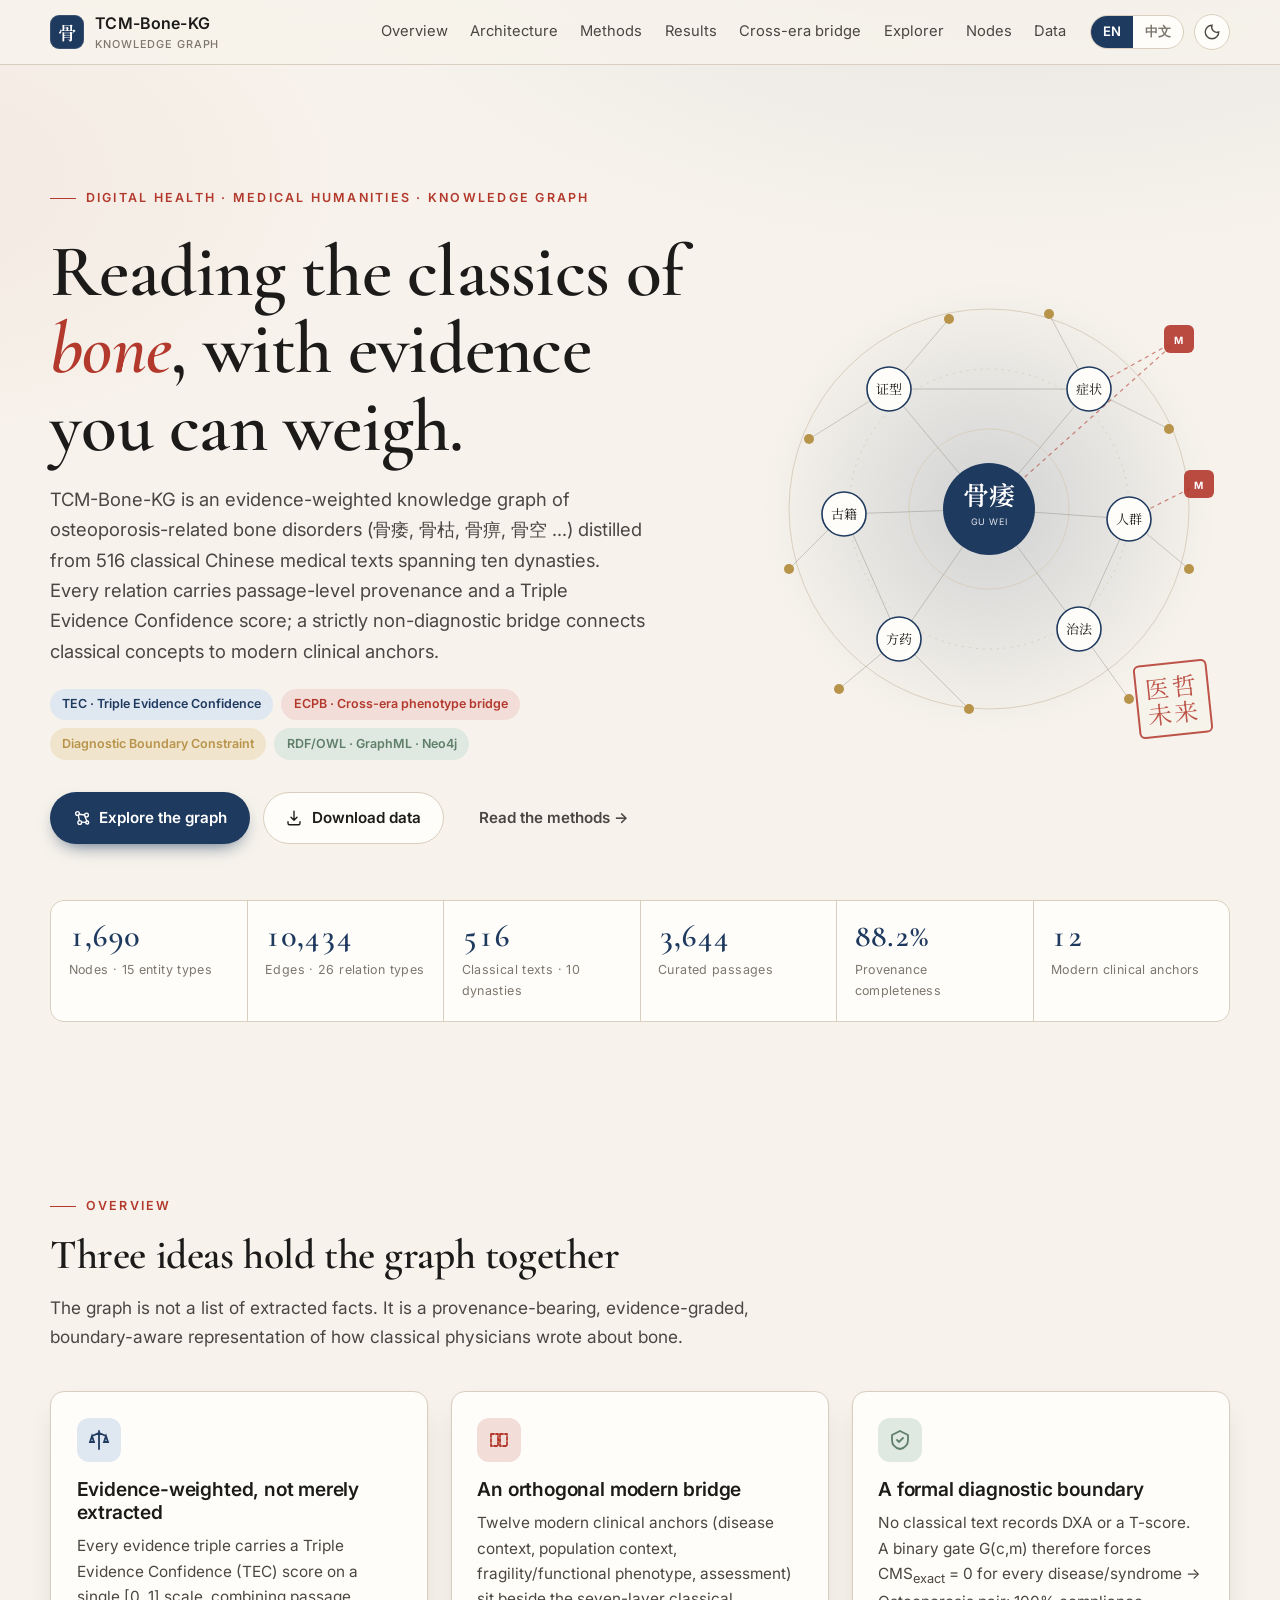
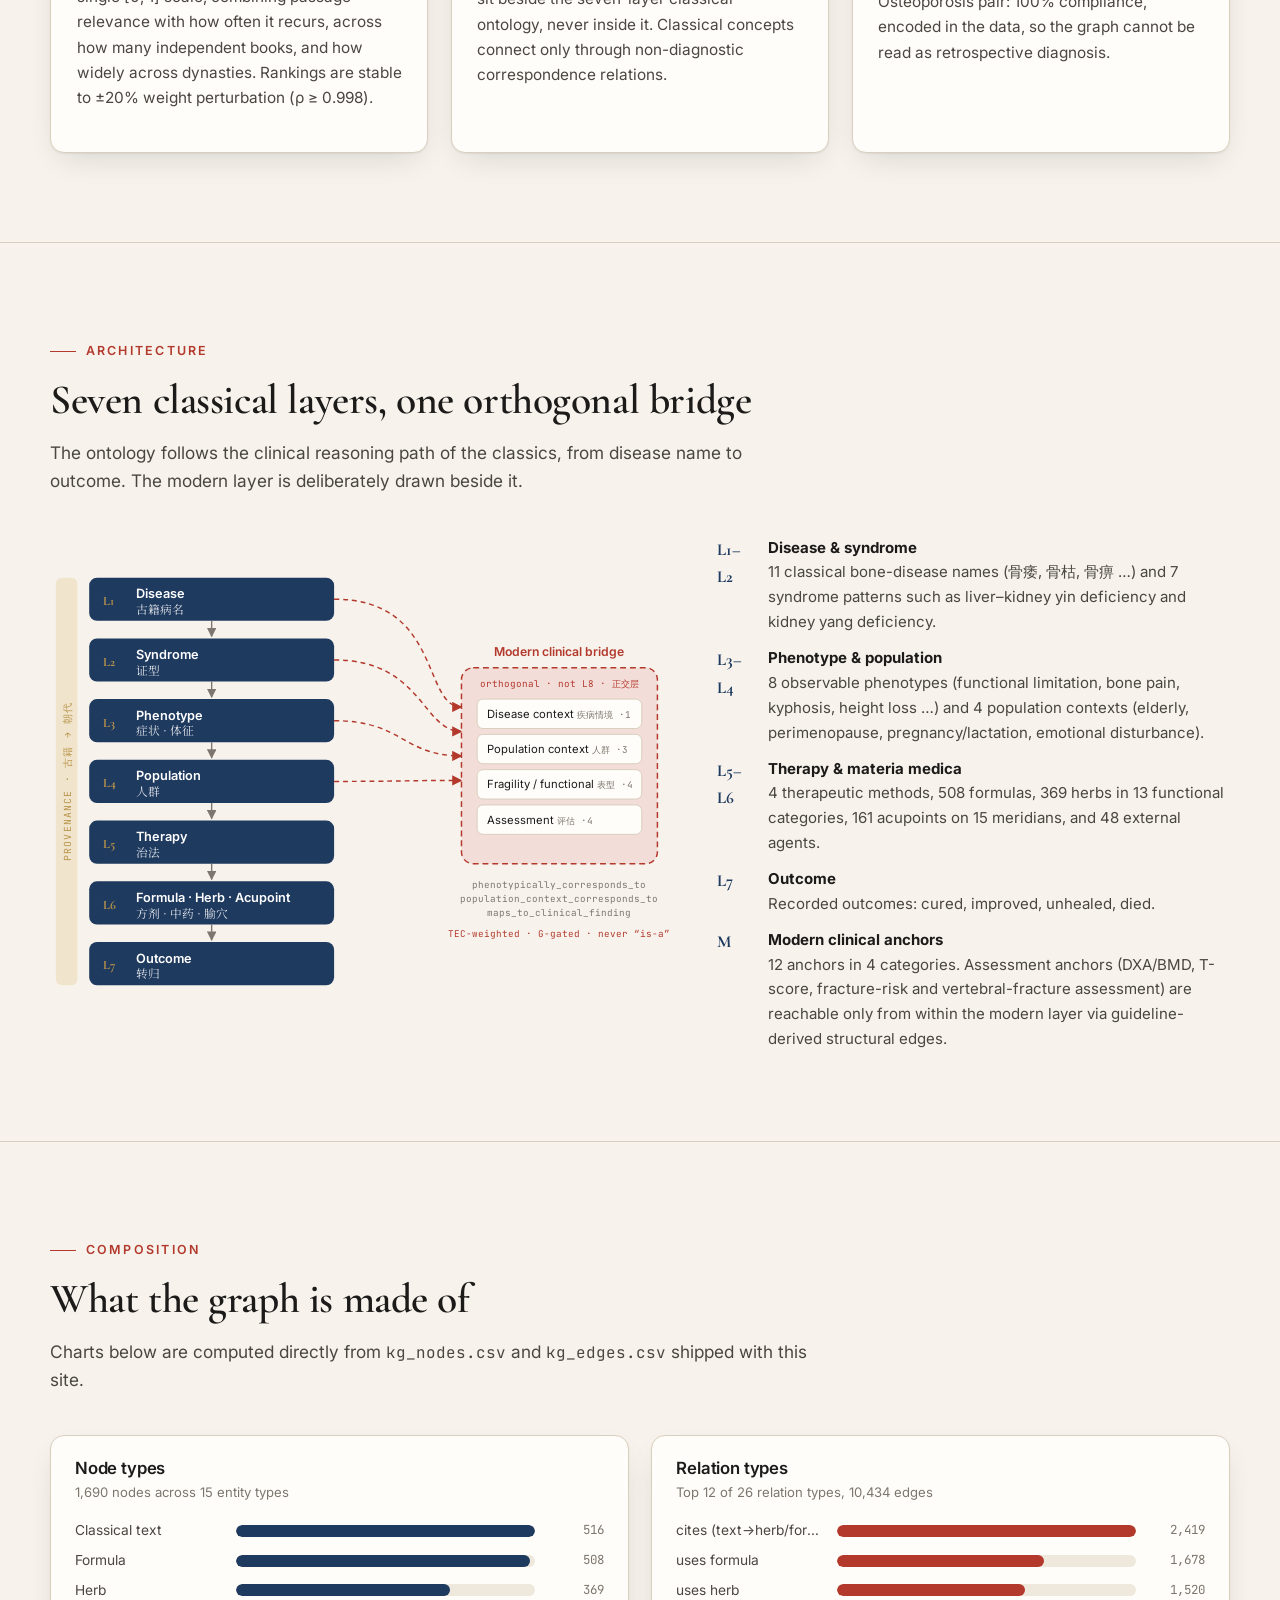
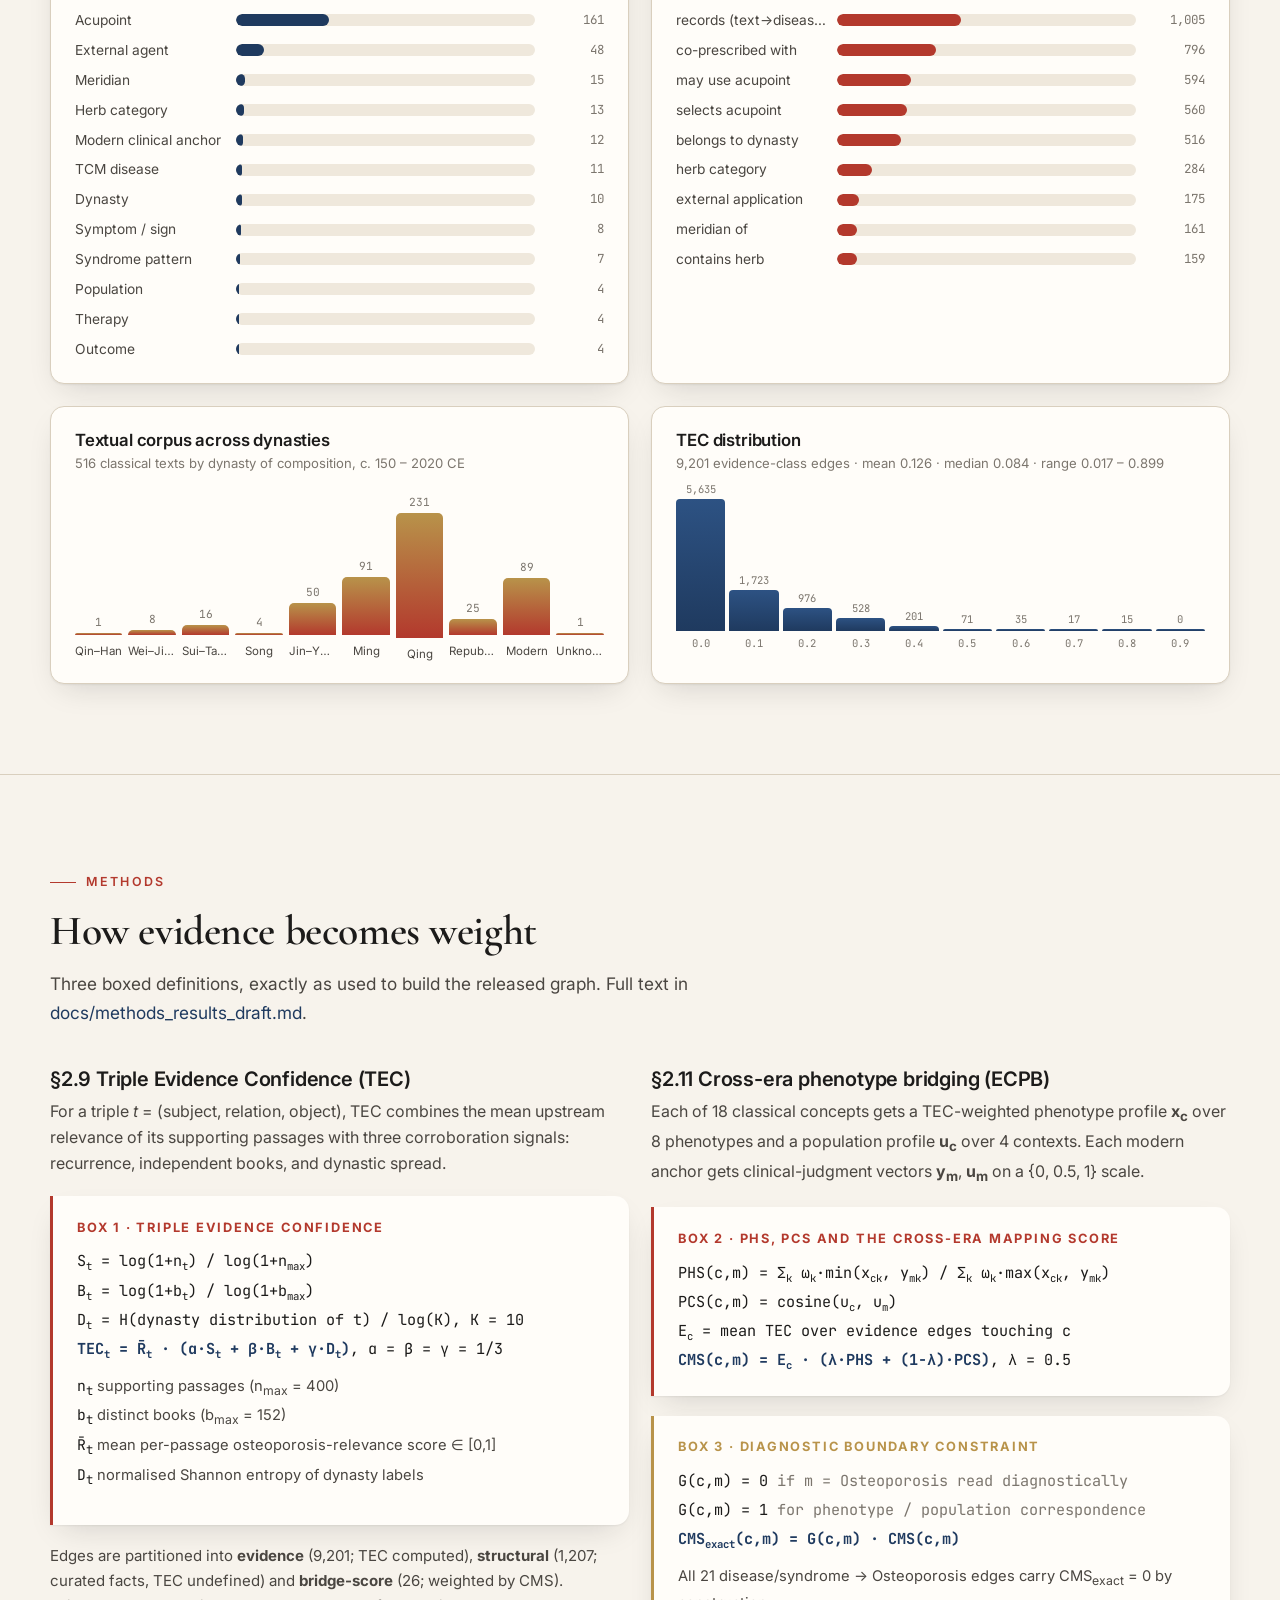
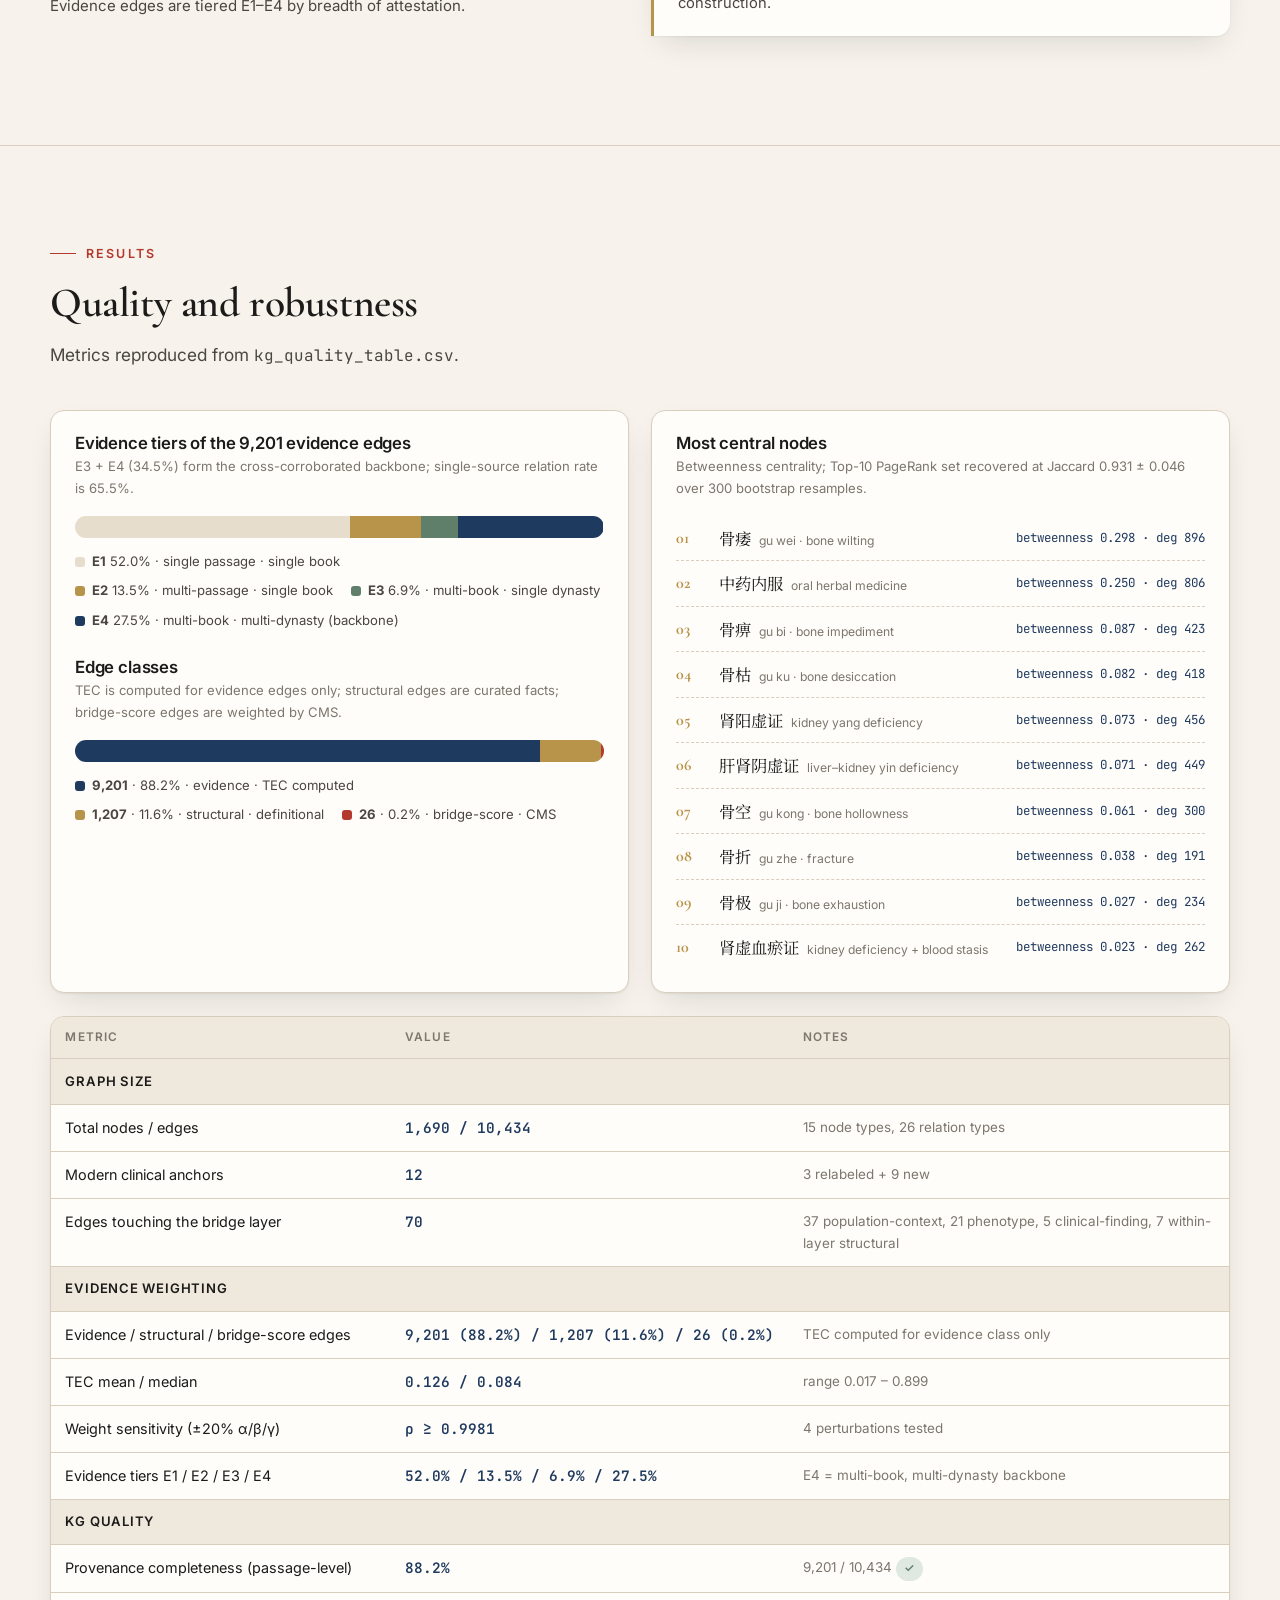
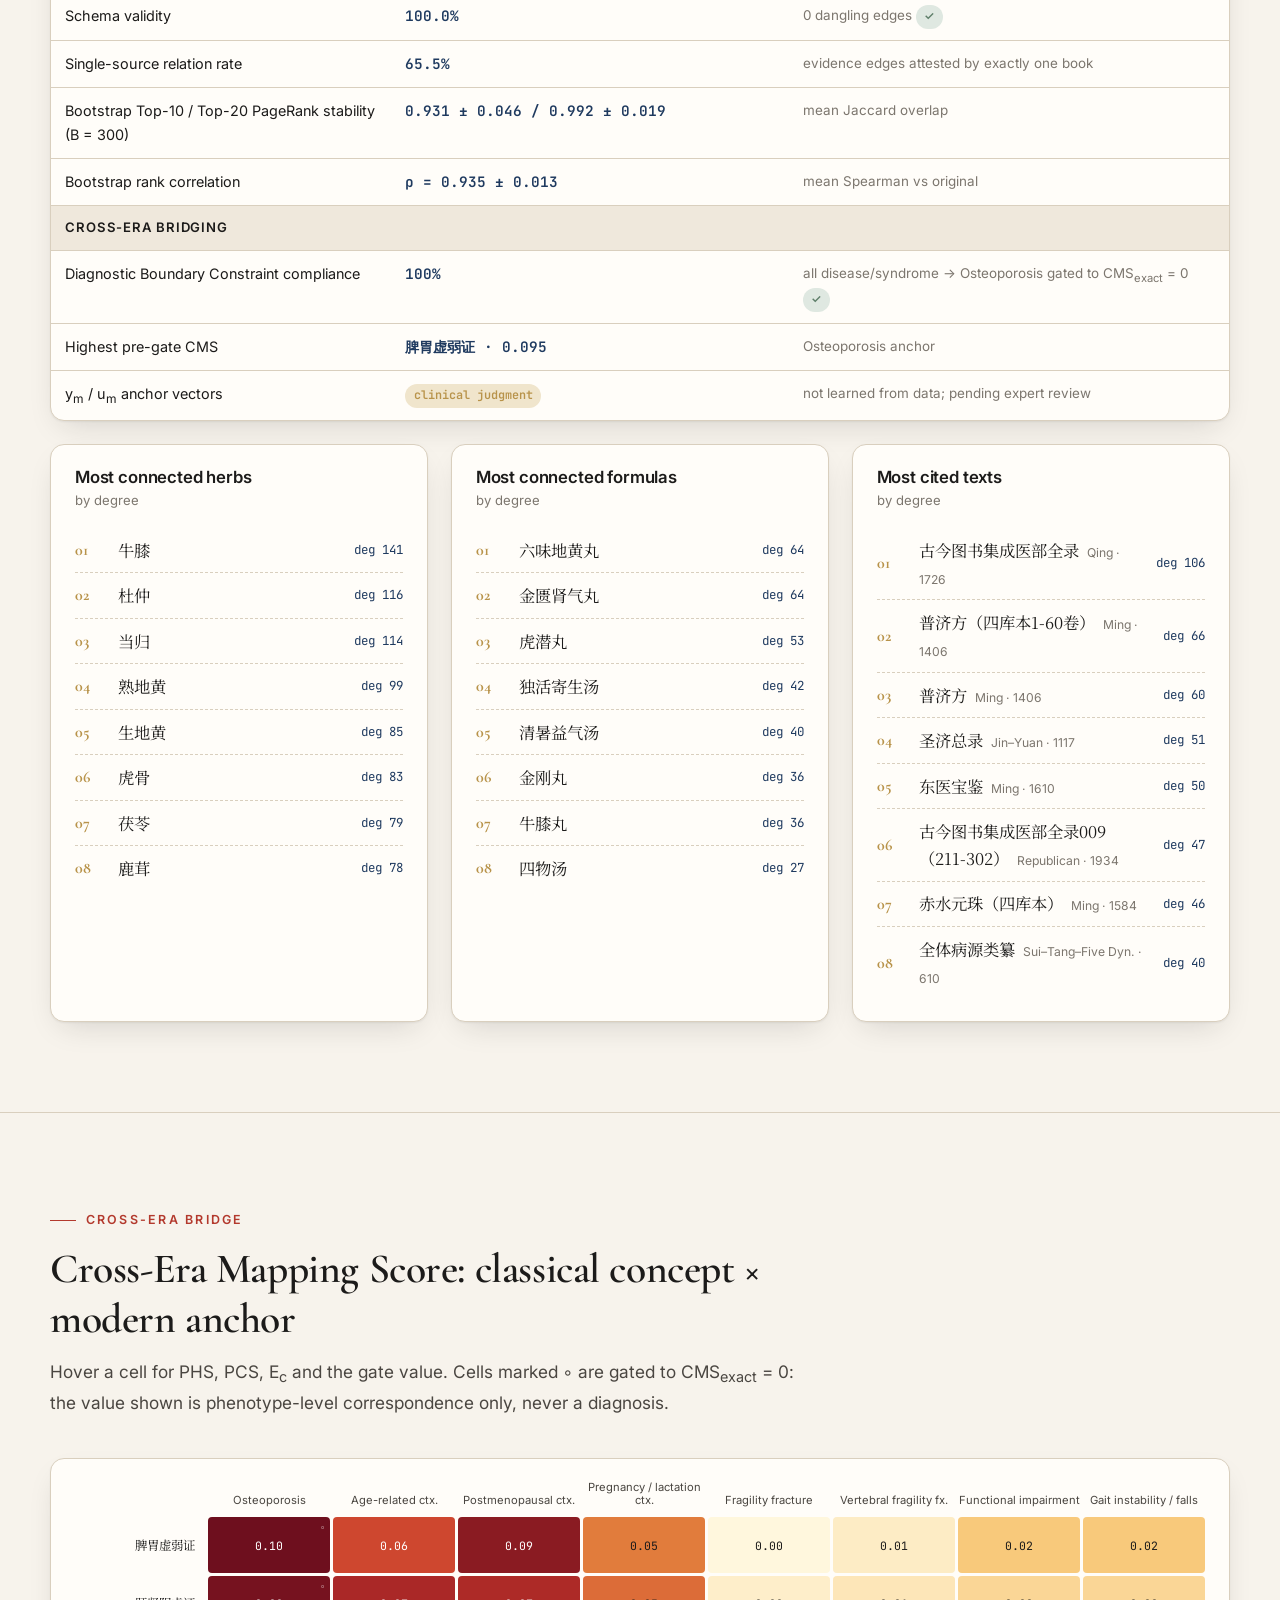
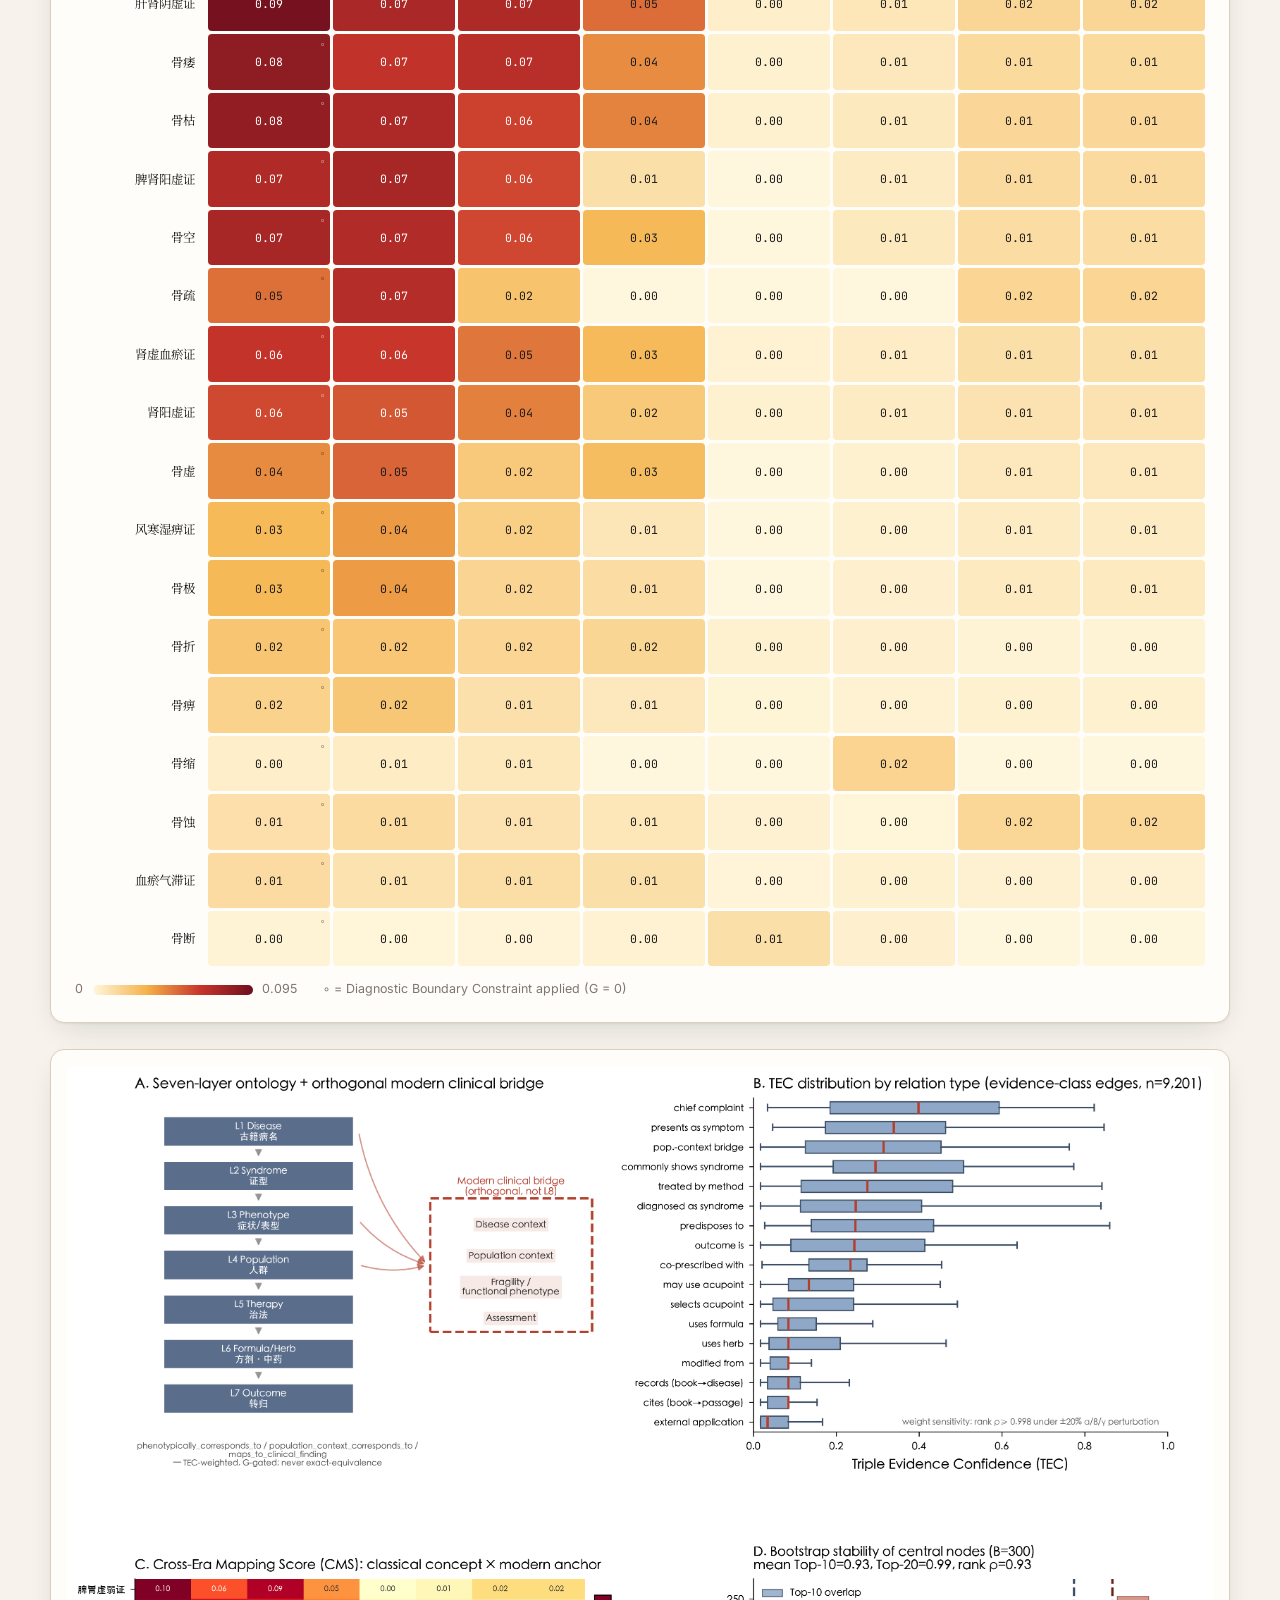
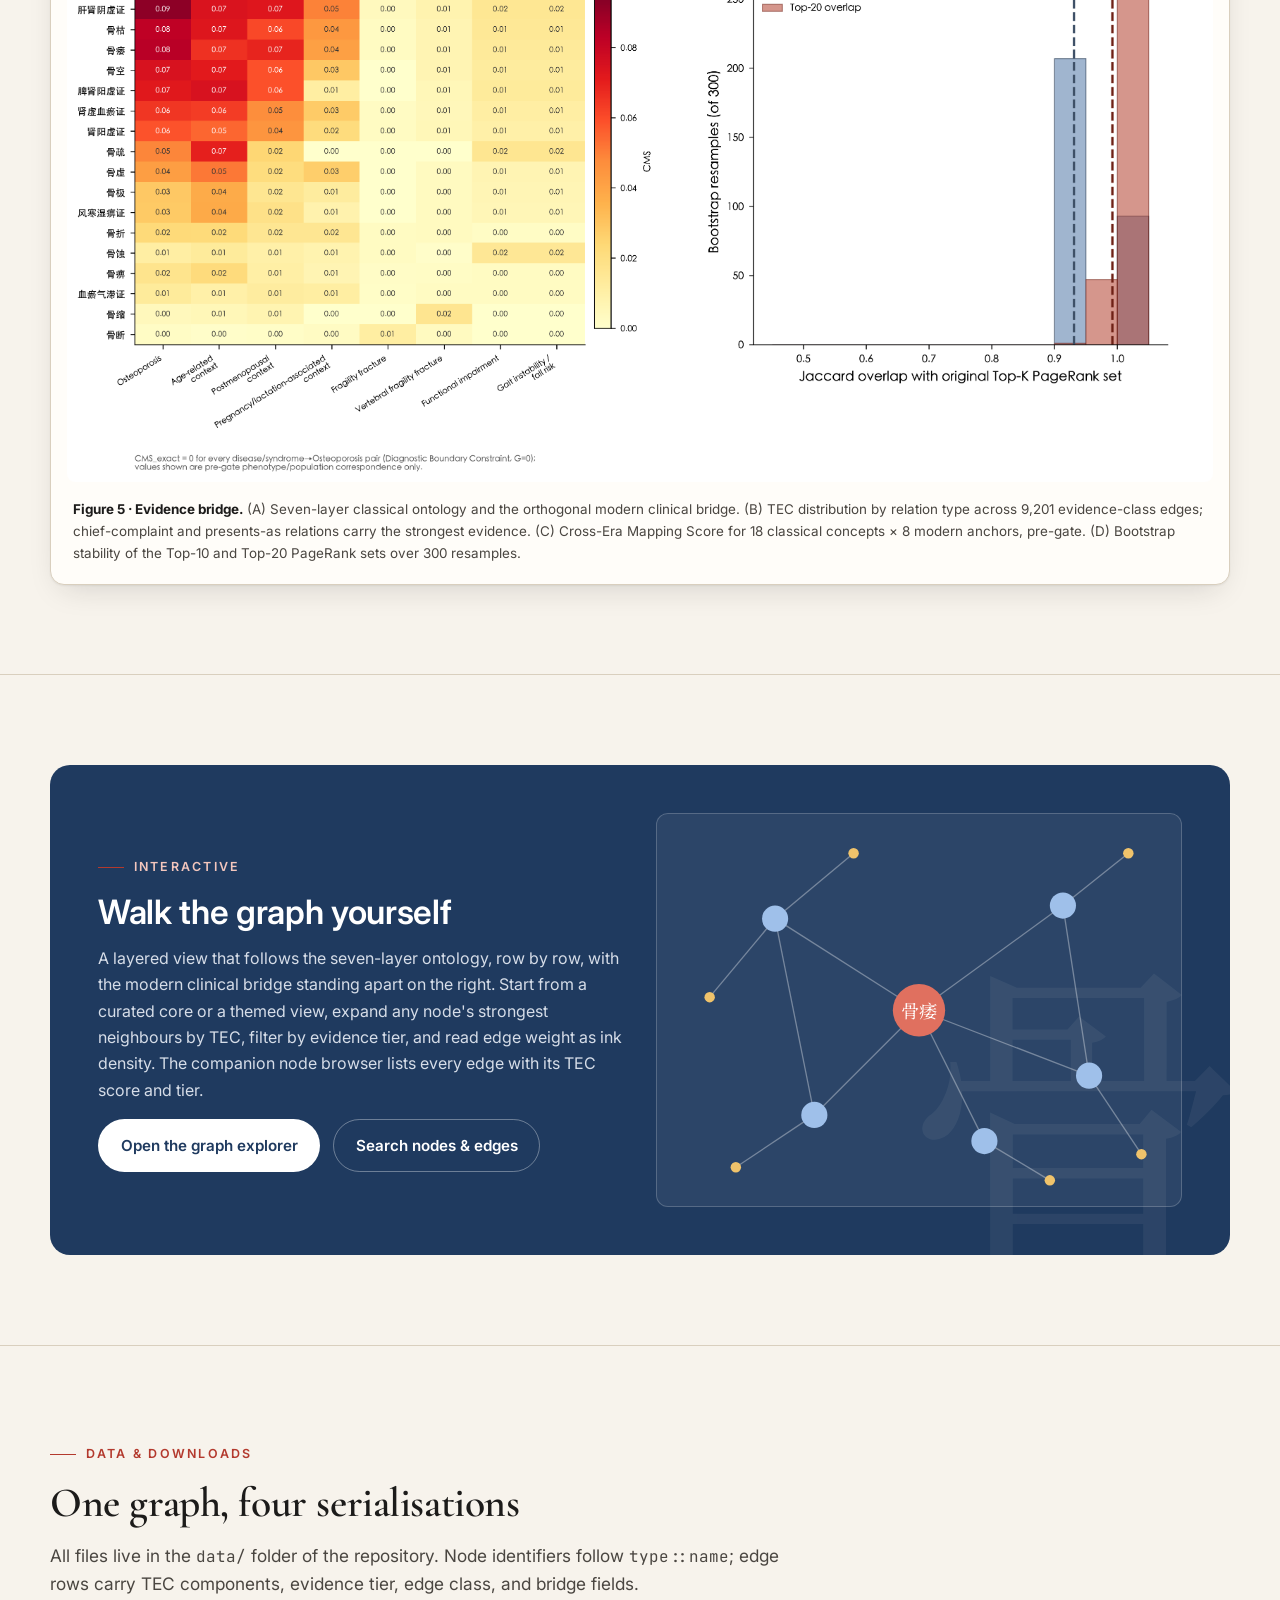
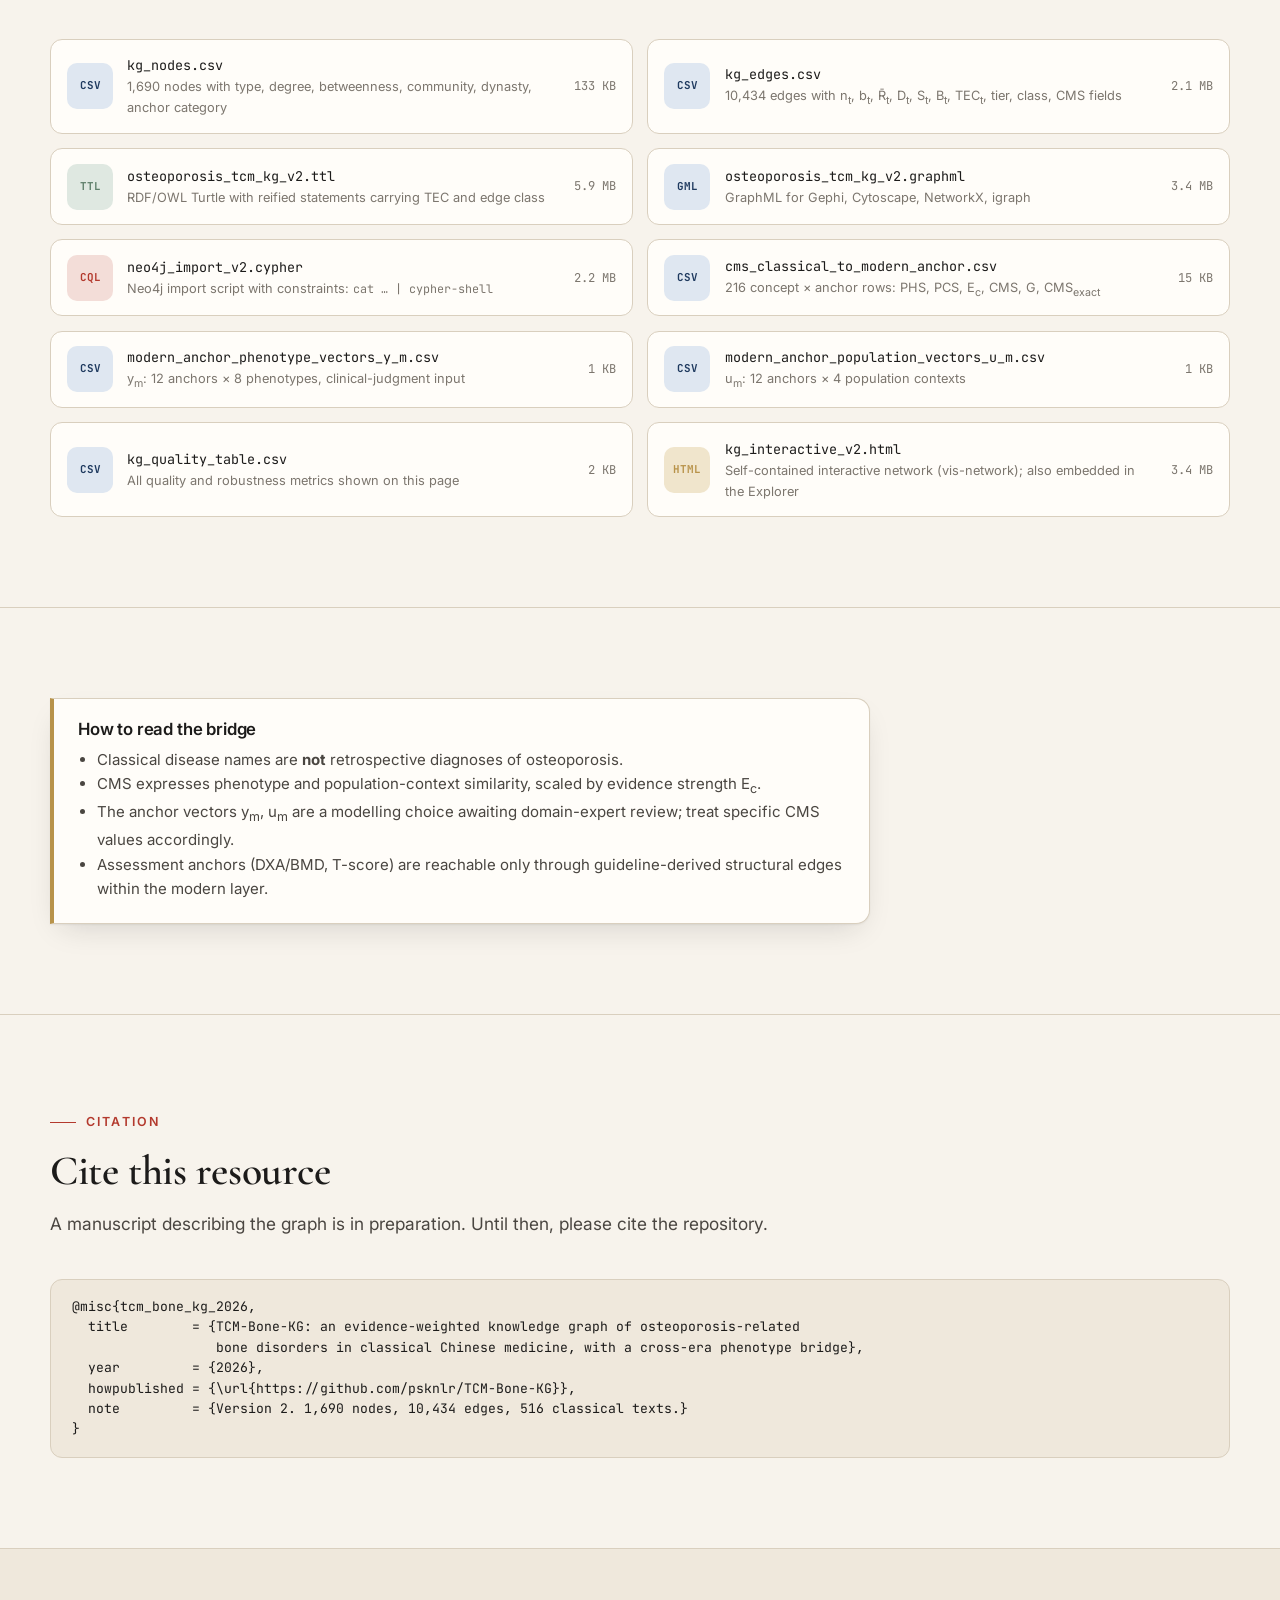
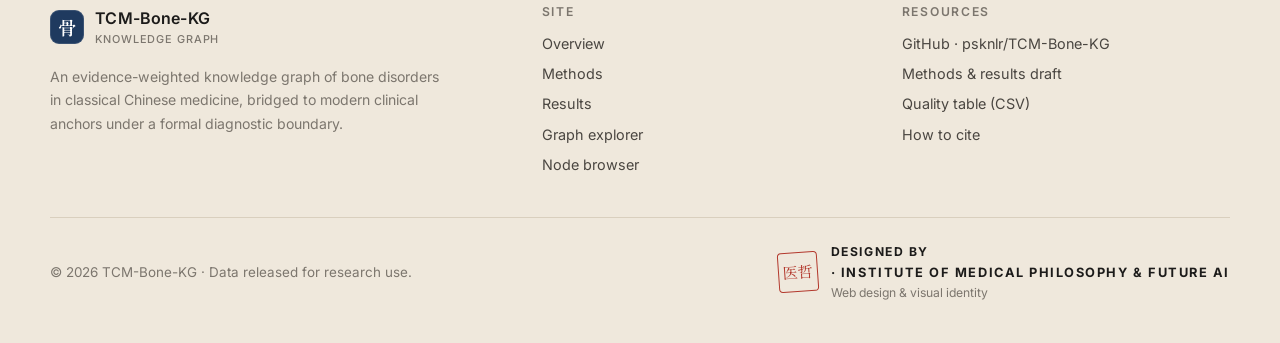
<file: index.html>
<!DOCTYPE html>
<html lang="en" data-theme="light">
<head>
<meta charset="utf-8">
<meta name="viewport" content="width=device-width, initial-scale=1">
<title data-en="TCM-Bone-KG · Evidence-weighted knowledge graph of bone disorders in classical Chinese medicine" data-zh="TCM-Bone-KG · 骨质疏松中医古籍证据加权知识图谱">TCM-Bone-KG · Evidence-weighted knowledge graph of bone disorders in classical Chinese medicine</title>
<meta name="description" content="TCM-Bone-KG: an evidence-weighted knowledge graph (1,690 nodes, 10,434 edges) of osteoporosis-related bone disorders across 516 classical Chinese medical texts, with a Triple Evidence Confidence score and an orthogonal, non-diagnostic modern clinical bridge. 骨质疏松中医古籍证据加权知识图谱。">
<meta property="og:title" content="TCM-Bone-KG">
<meta property="og:description" content="Evidence-weighted knowledge graph of bone disorders in classical Chinese medicine · 骨质疏松中医古籍知识图谱">
<meta property="og:type" content="website">
<meta property="og:image" content="assets/img/fig5_ecpb_evidence_bridge.png">
<link rel="icon" href="assets/img/favicon.svg" type="image/svg+xml">
<link rel="preconnect" href="https://fonts.googleapis.com">
<link rel="preconnect" href="https://fonts.gstatic.com" crossorigin>
<link href="https://fonts.googleapis.com/css2?family=Cormorant+Garamond:ital,wght@0,500;0,600;0,700;1,500;1,600&family=Inter:wght@400;500;600;700&family=JetBrains+Mono:wght@400;600&family=Noto+Serif+SC:wght@500;600;700&display=swap" rel="stylesheet">
<link rel="stylesheet" href="assets/css/site.css">
<script>
/* prevent theme/lang flash before site.js runs */
(function(){try{var t=localStorage.getItem('tbk-theme');if(!t)t=matchMedia('(prefers-color-scheme: dark)').matches?'dark':'light';document.documentElement.setAttribute('data-theme',t);
var q=new URLSearchParams(location.search).get('lang');var l=q||localStorage.getItem('tbk-lang')||((navigator.language||'').toLowerCase().indexOf('zh')===0?'zh':'en');document.documentElement.setAttribute('lang',l==='zh'?'zh':'en');}catch(e){}})();
</script>
</head>
<body>

<!-- ===================== NAV ===================== -->
<header class="nav">
  <div class="container nav-inner">
    <a class="brand" href="index.html" aria-label="TCM-Bone-KG home">
      <span class="brand-mark" aria-hidden="true">骨</span>
      <span>TCM-Bone-KG<small><span class="en">Knowledge Graph</span><span class="zh">中医骨病知识图谱</span></small></span>
    </a>
    <nav class="nav-links" id="nav-links" aria-label="Primary">
      <a href="#overview"><span class="en">Overview</span><span class="zh">概览</span></a>
      <a href="#architecture"><span class="en">Architecture</span><span class="zh">架构</span></a>
      <a href="#methods"><span class="en">Methods</span><span class="zh">方法</span></a>
      <a href="#results"><span class="en">Results</span><span class="zh">结果</span></a>
      <a href="#bridge"><span class="en">Cross-era bridge</span><span class="zh">跨时代桥接</span></a>
      <a href="explorer.html"><span class="en">Explorer</span><span class="zh">图谱浏览</span></a>
      <a href="browse.html"><span class="en">Nodes</span><span class="zh">节点检索</span></a>
      <a href="#data"><span class="en">Data</span><span class="zh">数据下载</span></a>
    </nav>
    <div class="nav-tools">
      <div class="lang-switch" role="group" aria-label="Language / 语言">
        <button type="button" data-lang="en" aria-pressed="true">EN</button>
        <button type="button" data-lang="zh" aria-pressed="false">中文</button>
      </div>
      <button type="button" class="icon-btn theme-btn" aria-label="Toggle dark mode">
        <svg viewBox="0 0 24 24" fill="none" stroke="currentColor" stroke-width="1.8" stroke-linecap="round"><path d="M12 3a9 9 0 1 0 9 9 7 7 0 0 1-9-9z"/></svg>
      </button>
      <button type="button" class="icon-btn menu-btn" aria-label="Menu" aria-expanded="false" aria-controls="nav-links">
        <svg viewBox="0 0 24 24" fill="none" stroke="currentColor" stroke-width="2" stroke-linecap="round"><path d="M4 7h16M4 12h16M4 17h16"/></svg>
      </button>
    </div>
  </div>
</header>

<main>

<!-- ===================== HERO ===================== -->
<section class="hero">
  <div class="container hero-grid">
    <div>
      <div class="eyebrow"><span class="en">Digital Health · Medical Humanities · Knowledge Graph</span><span class="zh">数字健康 · 医学人文 · 知识图谱</span></div>
      <h1 class="display">
        <span class="en">Reading the classics of <span class="accent">bone</span>, with evidence you can weigh.</span>
        <span class="zh">以可称量的证据，<br>重读<span class="accent">骨</span>之古典。</span>
      </h1>
      <p class="sub">
        <span class="en">TCM-Bone-KG is an evidence-weighted knowledge graph of osteoporosis-related bone disorders (骨痿, 骨枯, 骨痹, 骨空 …) distilled from 516 classical Chinese medical texts spanning ten dynasties. Every relation carries passage-level provenance and a Triple Evidence Confidence score; a strictly non-diagnostic bridge connects classical concepts to modern clinical anchors.</span>
        <span class="zh">TCM-Bone-KG 是一个证据加权的中医骨病知识图谱，从横跨十个朝代的 516 部中医古籍中提炼出骨痿、骨枯、骨痹、骨空等与骨质疏松相关的病证体系。每一条关系都带有条目级溯源与「三元组证据置信度」评分；一层严格非诊断性的桥接层将古典概念与现代临床锚点相连。</span>
      </p>
      <div class="hero-tags">
        <span class="tag indigo">TEC · <span class="en">Triple Evidence Confidence</span><span class="zh">三元组证据置信度</span></span>
        <span class="tag cinnabar">ECPB · <span class="en">Cross-era phenotype bridge</span><span class="zh">跨时代表型桥接</span></span>
        <span class="tag gold"><span class="en">Diagnostic Boundary Constraint</span><span class="zh">诊断边界约束</span></span>
        <span class="tag sage">RDF/OWL · GraphML · Neo4j</span>
      </div>
      <div class="cta-row">
        <a class="btn btn-primary" href="explorer.html">
          <svg viewBox="0 0 24 24" fill="none" stroke="currentColor" stroke-width="1.8" stroke-linecap="round"><circle cx="6" cy="6" r="2.5"/><circle cx="18" cy="8" r="2.5"/><circle cx="9" cy="18" r="2.5"/><circle cx="19" cy="18" r="2"/><path d="M8.2 7l7.4 1M7 8.2l1.5 7.3M11.4 17.5l5.6.3M16 10l2.5 6"/></svg>
          <span class="en">Explore the graph</span><span class="zh">交互式浏览图谱</span>
        </a>
        <a class="btn btn-secondary" href="#data">
          <svg viewBox="0 0 24 24" fill="none" stroke="currentColor" stroke-width="1.8" stroke-linecap="round" stroke-linejoin="round"><path d="M12 3v12m0 0l-4-4m4 4l4-4M4 17v2a2 2 0 0 0 2 2h12a2 2 0 0 0 2-2v-2"/></svg>
          <span class="en">Download data</span><span class="zh">下载数据</span>
        </a>
        <a class="btn btn-ghost" href="#methods"><span class="en">Read the methods →</span><span class="zh">阅读方法 →</span></a>
      </div>
    </div>

    <div class="hero-art reveal" aria-hidden="true">
      <svg viewBox="0 0 480 480" xmlns="http://www.w3.org/2000/svg">
        <defs>
          <radialGradient id="glow" cx="50%" cy="50%" r="50%"><stop offset="0" stop-color="var(--indigo)" stop-opacity=".18"/><stop offset="1" stop-color="var(--indigo)" stop-opacity="0"/></radialGradient>
          <style>
            .e{stroke:var(--ink-3);stroke-opacity:.35;stroke-width:1}
            .e2{stroke:var(--cinnabar);stroke-opacity:.6;stroke-width:1.2;stroke-dasharray:4 4}
            .n{fill:var(--card);stroke:var(--indigo);stroke-width:1.6}
            .n2{fill:var(--indigo)}
            .n3{fill:var(--cinnabar)}
            .n4{fill:var(--gold)}
            .lb{font-family:var(--serif-cjk);font-size:13px;fill:var(--ink)}
            .lbe{font-family:var(--sans);font-size:9px;fill:var(--ink-3);letter-spacing:.06em}
            .ring{fill:none;stroke:var(--line);stroke-width:1}
            @keyframes drift{0%,100%{transform:translateY(0)}50%{transform:translateY(-4px)}}
            .fl{animation:drift 6s ease-in-out infinite}
            .fl2{animation:drift 7.5s ease-in-out infinite; animation-delay:-2s}
          </style>
        </defs>
        <circle cx="240" cy="240" r="230" fill="url(#glow)"/>
        <circle cx="240" cy="240" r="200" class="ring"/>
        <circle cx="240" cy="240" r="140" class="ring" stroke-dasharray="2 5"/>
        <circle cx="240" cy="240" r="80" class="ring"/>
        <!-- edges -->
        <g>
          <line class="e" x1="240" y1="240" x2="140" y2="120"/><line class="e" x1="240" y1="240" x2="340" y2="120"/>
          <line class="e" x1="240" y1="240" x2="380" y2="250"/><line class="e" x1="240" y1="240" x2="330" y2="360"/>
          <line class="e" x1="240" y1="240" x2="150" y2="370"/><line class="e" x1="240" y1="240" x2="95" y2="245"/>
          <line class="e" x1="140" y1="120" x2="60" y2="170"/><line class="e" x1="140" y1="120" x2="200" y2="50"/>
          <line class="e" x1="340" y1="120" x2="300" y2="45"/><line class="e" x1="340" y1="120" x2="420" y2="160"/>
          <line class="e" x1="380" y1="250" x2="440" y2="300"/><line class="e" x1="330" y1="360" x2="380" y2="430"/>
          <line class="e" x1="150" y1="370" x2="90" y2="420"/><line class="e" x1="150" y1="370" x2="220" y2="440"/>
          <line class="e" x1="95" y1="245" x2="40" y2="300"/><line class="e" x1="140" y1="120" x2="340" y2="120"/>
          <line class="e" x1="95" y1="245" x2="150" y2="370"/><line class="e" x1="380" y1="250" x2="330" y2="360"/>
          <line class="e2" x1="340" y1="120" x2="430" y2="70"/><line class="e2" x1="380" y1="250" x2="450" y2="215"/><line class="e2" x1="240" y1="240" x2="430" y2="70"/>
        </g>
        <!-- outer nodes -->
        <g class="fl2">
          <circle cx="60" cy="170" r="5" class="n4"/><circle cx="200" cy="50" r="5" class="n4"/><circle cx="300" cy="45" r="5" class="n4"/>
          <circle cx="420" cy="160" r="5" class="n4"/><circle cx="440" cy="300" r="5" class="n4"/><circle cx="380" cy="430" r="5" class="n4"/>
          <circle cx="90" cy="420" r="5" class="n4"/><circle cx="220" cy="440" r="5" class="n4"/><circle cx="40" cy="300" r="5" class="n4"/>
        </g>
        <!-- modern anchors -->
        <g class="fl">
          <rect x="415" y="56" width="30" height="28" rx="6" class="n3" opacity=".9"/><text x="430" y="75" text-anchor="middle" class="lbe" style="fill:#fff;font-size:10px;font-weight:700">M</text>
          <rect x="435" y="201" width="30" height="28" rx="6" class="n3" opacity=".9"/><text x="450" y="220" text-anchor="middle" class="lbe" style="fill:#fff;font-size:10px;font-weight:700">M</text>
        </g>
        <!-- middle nodes -->
        <g class="fl">
          <circle cx="140" cy="120" r="22" class="n"/><text x="140" y="125" text-anchor="middle" class="lb">证型</text>
          <circle cx="340" cy="120" r="22" class="n"/><text x="340" y="125" text-anchor="middle" class="lb">症状</text>
          <circle cx="380" cy="250" r="22" class="n"/><text x="380" y="255" text-anchor="middle" class="lb">人群</text>
          <circle cx="330" cy="360" r="22" class="n"/><text x="330" y="365" text-anchor="middle" class="lb">治法</text>
          <circle cx="150" cy="370" r="22" class="n"/><text x="150" y="375" text-anchor="middle" class="lb">方药</text>
          <circle cx="95" cy="245" r="22" class="n"/><text x="95" y="250" text-anchor="middle" class="lb">古籍</text>
        </g>
        <!-- centre -->
        <circle cx="240" cy="240" r="46" class="n2"/>
        <text x="240" y="236" text-anchor="middle" style="font-family:var(--serif-cjk);font-size:26px;fill:#fff;font-weight:600">骨痿</text>
        <text x="240" y="256" text-anchor="middle" class="lbe" style="fill:#fff;opacity:.85">GU WEI</text>
      </svg>
      <div class="hero-seal">医哲<br>未来</div>
    </div>
  </div>

  <div class="container">
    <div class="stats reveal" role="list">
      <div class="stat" role="listitem"><div class="n">1,690</div><div class="l"><span class="en">Nodes · 15 entity types</span><span class="zh">节点 · 15 类实体</span></div></div>
      <div class="stat" role="listitem"><div class="n">10,434</div><div class="l"><span class="en">Edges · 26 relation types</span><span class="zh">关系边 · 26 种关系</span></div></div>
      <div class="stat" role="listitem"><div class="n">516</div><div class="l"><span class="en">Classical texts · 10 dynasties</span><span class="zh">古籍 · 10 个朝代</span></div></div>
      <div class="stat" role="listitem"><div class="n">3,644</div><div class="l"><span class="en">Curated passages</span><span class="zh">纳入条目</span></div></div>
      <div class="stat" role="listitem"><div class="n">88.2%</div><div class="l"><span class="en">Provenance completeness</span><span class="zh">溯源完整性</span></div></div>
      <div class="stat" role="listitem"><div class="n">12</div><div class="l"><span class="en">Modern clinical anchors</span><span class="zh">现代临床锚点</span></div></div>
    </div>
  </div>
</section>

<!-- ===================== OVERVIEW ===================== -->
<section class="section" id="overview">
  <div class="container">
    <div class="section-head reveal">
      <div class="eyebrow"><span class="en">Overview</span><span class="zh">概览</span></div>
      <h2><span class="en">Three ideas hold the graph together</span><span class="zh">支撑图谱的三个核心设计</span></h2>
      <p class="lead">
        <span class="en">The graph is not a list of extracted facts. It is a provenance-bearing, evidence-graded, boundary-aware representation of how classical physicians wrote about bone.</span>
        <span class="zh">图谱并非抽取事实的简单堆叠，而是一种携带溯源、分级证据、明确边界的表示方式，记录古代医家如何论述「骨」。</span>
      </p>
    </div>
    <div class="grid-3">
      <article class="card reveal">
        <div class="card-glyph"><svg viewBox="0 0 24 24" fill="none" stroke="currentColor" stroke-width="1.8" stroke-linecap="round"><path d="M12 3v18M5 8l7-3 7 3M5 8l-2 6h4l-2-6zM19 8l-2 6h4l-2-6z"/></svg></div>
        <h3><span class="en">Evidence-weighted, not merely extracted</span><span class="zh">证据加权，而非简单抽取</span></h3>
        <p><span class="en">Every evidence triple carries a Triple Evidence Confidence (TEC) score on a single [0, 1] scale, combining passage relevance with how often it recurs, across how many independent books, and how widely across dynasties. Rankings are stable to ±20% weight perturbation (ρ ≥ 0.998).</span>
        <span class="zh">每条证据三元组都拥有统一 [0,1] 尺度的三元组证据置信度（TEC），综合条目相关度、出现频次、独立书目数与朝代跨度。在 ±20% 权重扰动下排序相关系数 ρ ≥ 0.998，结果稳健。</span></p>
      </article>
      <article class="card cinnabar reveal">
        <div class="card-glyph"><svg viewBox="0 0 24 24" fill="none" stroke="currentColor" stroke-width="1.8" stroke-linecap="round" stroke-linejoin="round"><path d="M4 6h7v12H4zM13 6h7v12h-7z" stroke-dasharray="3 2"/><path d="M11 12h2"/></svg></div>
        <h3><span class="en">An orthogonal modern bridge</span><span class="zh">正交的现代临床桥接层</span></h3>
        <p><span class="en">Twelve modern clinical anchors (disease context, population context, fragility/functional phenotype, assessment) sit beside the seven-layer classical ontology, never inside it. Classical concepts connect only through non-diagnostic correspondence relations.</span>
        <span class="zh">12 个现代临床锚点（疾病情境、人群情境、脆性/功能表型、评估工具）与七层古典本体并置，而非作为第八层嵌入。古典概念只能通过非诊断性的对应关系与之相连。</span></p>
      </article>
      <article class="card sage reveal">
        <div class="card-glyph"><svg viewBox="0 0 24 24" fill="none" stroke="currentColor" stroke-width="1.8" stroke-linecap="round"><path d="M12 3l8 4v5c0 5-3.5 8-8 9-4.5-1-8-4-8-9V7z"/><path d="M9 12l2 2 4-4"/></svg></div>
        <h3><span class="en">A formal diagnostic boundary</span><span class="zh">形式化的诊断边界</span></h3>
        <p><span class="en">No classical text records DXA or a T-score. A binary gate G(c,m) therefore forces CMS<sub>exact</sub> = 0 for every disease/syndrome → Osteoporosis pair: 100% compliance, encoded in the data, so the graph cannot be read as retrospective diagnosis.</span>
        <span class="zh">古籍中不存在 DXA 或 T 值记录。二值门控 G(c,m) 强制所有病名/证型 → 骨质疏松症的 CMS<sub>exact</sub> = 0，合规率 100%，从数据层面杜绝将图谱解读为回溯性诊断。</span></p>
      </article>
    </div>
  </div>
</section>

<!-- ===================== ARCHITECTURE ===================== -->
<section class="section" id="architecture">
  <div class="container">
    <div class="section-head reveal">
      <div class="eyebrow"><span class="en">Architecture</span><span class="zh">图谱架构</span></div>
      <h2><span class="en">Seven classical layers, one orthogonal bridge</span><span class="zh">七层古典本体 · 一层正交桥接</span></h2>
      <p class="lead"><span class="en">The ontology follows the clinical reasoning path of the classics, from disease name to outcome. The modern layer is deliberately drawn beside it.</span><span class="zh">本体沿古籍临床推理路径展开：由病名至转归。现代层被有意绘制于其侧，而非其上。</span></p>
    </div>
    <div class="arch">
      <div class="reveal">
        <svg viewBox="0 0 640 470" xmlns="http://www.w3.org/2000/svg" role="img" aria-label="Seven-layer ontology with orthogonal modern clinical bridge">
          <defs>
            <marker id="ar" viewBox="0 0 10 10" refX="9" refY="5" markerWidth="7" markerHeight="7" orient="auto"><path d="M0 0L10 5 0 10z" fill="var(--ink-3)"/></marker>
            <marker id="ar2" viewBox="0 0 10 10" refX="9" refY="5" markerWidth="7" markerHeight="7" orient="auto"><path d="M0 0L10 5 0 10z" fill="var(--cinnabar)"/></marker>
            <style>
              .L{fill:var(--indigo);rx:8}
              .Lt{fill:#fff;font-family:var(--sans);font-size:13px;font-weight:600}
              .Lz{fill:#fff;font-family:var(--serif-cjk);font-size:12px;opacity:.85}
              .Ln{fill:var(--gold);font-family:var(--serif-latin);font-size:13px;font-weight:700}
              .dn{stroke:var(--ink-3);stroke-width:1.4;marker-end:url(#ar)}
              .br{fill:none;stroke:var(--cinnabar);stroke-width:1.5;stroke-dasharray:5 4;marker-end:url(#ar2)}
              .bx{fill:var(--cinnabar-soft);stroke:var(--cinnabar);stroke-width:1.5;stroke-dasharray:6 4}
              .bt{fill:var(--cinnabar);font-family:var(--sans);font-size:12.5px;font-weight:600}
              .bi{fill:var(--card);stroke:var(--line)}
              .bit{fill:var(--ink);font-family:var(--sans);font-size:11.5px}
              .sm{fill:var(--ink-3);font-family:var(--mono);font-size:9.5px}
            </style>
          </defs>
          <g id="layers">
            <g transform="translate(40,18)"><rect class="L" width="250" height="44"/><text class="Ln" x="14" y="28">L1</text><text class="Lt" x="48" y="21">Disease</text><text class="Lz" x="48" y="37">古籍病名</text></g>
            <g transform="translate(40,80)"><rect class="L" width="250" height="44"/><text class="Ln" x="14" y="28">L2</text><text class="Lt" x="48" y="21">Syndrome</text><text class="Lz" x="48" y="37">证型</text></g>
            <g transform="translate(40,142)"><rect class="L" width="250" height="44"/><text class="Ln" x="14" y="28">L3</text><text class="Lt" x="48" y="21">Phenotype</text><text class="Lz" x="48" y="37">症状 · 体征</text></g>
            <g transform="translate(40,204)"><rect class="L" width="250" height="44"/><text class="Ln" x="14" y="28">L4</text><text class="Lt" x="48" y="21">Population</text><text class="Lz" x="48" y="37">人群</text></g>
            <g transform="translate(40,266)"><rect class="L" width="250" height="44"/><text class="Ln" x="14" y="28">L5</text><text class="Lt" x="48" y="21">Therapy</text><text class="Lz" x="48" y="37">治法</text></g>
            <g transform="translate(40,328)"><rect class="L" width="250" height="44"/><text class="Ln" x="14" y="28">L6</text><text class="Lt" x="48" y="21">Formula · Herb · Acupoint</text><text class="Lz" x="48" y="37">方剂 · 中药 · 腧穴</text></g>
            <g transform="translate(40,390)"><rect class="L" width="250" height="44"/><text class="Ln" x="14" y="28">L7</text><text class="Lt" x="48" y="21">Outcome</text><text class="Lz" x="48" y="37">转归</text></g>
            <line class="dn" x1="165" y1="62" x2="165" y2="78"/><line class="dn" x1="165" y1="124" x2="165" y2="140"/><line class="dn" x1="165" y1="186" x2="165" y2="202"/>
            <line class="dn" x1="165" y1="248" x2="165" y2="264"/><line class="dn" x1="165" y1="310" x2="165" y2="326"/><line class="dn" x1="165" y1="372" x2="165" y2="388"/>
          </g>
          <!-- provenance sidebar -->
          <g transform="translate(6,18)">
            <rect x="0" y="0" width="22" height="416" rx="6" fill="var(--gold-soft)"/>
            <text transform="translate(15,208) rotate(-90)" text-anchor="middle" class="sm" style="fill:var(--gold);font-size:10px;letter-spacing:.12em">PROVENANCE · 古籍 → 朝代</text>
          </g>
          <!-- bridge arrows -->
          <path class="br" d="M290 40 C 400 40, 380 150, 420 150"/>
          <path class="br" d="M290 102 C 380 102, 380 175, 420 175"/>
          <path class="br" d="M290 164 C 360 164, 360 200, 420 200"/>
          <path class="br" d="M290 226 C 360 226, 360 225, 420 225"/>
          <!-- bridge box -->
          <rect class="bx" x="420" y="110" width="200" height="200" rx="12"/>
          <text class="bt" x="520" y="98" text-anchor="middle">Modern clinical bridge</text>
          <text class="sm" x="520" y="130" text-anchor="middle" style="fill:var(--cinnabar)">orthogonal · not L8 · 正交层</text>
          <g transform="translate(436,142)"><rect class="bi" width="168" height="30" rx="6"/><text class="bit" x="10" y="19">Disease context <tspan class="sm">疾病情境 ·1</tspan></text></g>
          <g transform="translate(436,178)"><rect class="bi" width="168" height="30" rx="6"/><text class="bit" x="10" y="19">Population context <tspan class="sm">人群 ·3</tspan></text></g>
          <g transform="translate(436,214)"><rect class="bi" width="168" height="30" rx="6"/><text class="bit" x="10" y="19">Fragility / functional <tspan class="sm">表型 ·4</tspan></text></g>
          <g transform="translate(436,250)"><rect class="bi" width="168" height="30" rx="6"/><text class="bit" x="10" y="19">Assessment <tspan class="sm">评估 ·4</tspan></text></g>
          <text class="sm" x="520" y="335" text-anchor="middle">phenotypically_corresponds_to</text>
          <text class="sm" x="520" y="349" text-anchor="middle">population_context_corresponds_to</text>
          <text class="sm" x="520" y="363" text-anchor="middle">maps_to_clinical_finding</text>
          <text class="sm" x="520" y="385" text-anchor="middle" style="fill:var(--cinnabar)">TEC-weighted · G-gated · never “is-a”</text>
        </svg>
      </div>
      <ul class="arch-legend reveal">
        <li><span class="k">L1–L2</span><span><b><span class="en">Disease & syndrome</span><span class="zh">病名与证型</span></b><span class="en">11 classical bone-disease names (骨痿, 骨枯, 骨痹 …) and 7 syndrome patterns such as liver–kidney yin deficiency and kidney yang deficiency.</span><span class="zh">11 个古籍骨病病名（骨痿、骨枯、骨痹……）与 7 个证型，如肝肾阴虚证、肾阳虚证。</span></span></li>
        <li><span class="k">L3–L4</span><span><b><span class="en">Phenotype & population</span><span class="zh">表型与人群</span></b><span class="en">8 observable phenotypes (functional limitation, bone pain, kyphosis, height loss …) and 4 population contexts (elderly, perimenopause, pregnancy/lactation, emotional disturbance).</span><span class="zh">8 个可观察表型（活动受限、骨痛、驼背、身高变矮……）与 4 类人群情境（老年后、围绝经期、胎产哺乳、情志异常）。</span></span></li>
        <li><span class="k">L5–L6</span><span><b><span class="en">Therapy & materia medica</span><span class="zh">治法与方药</span></b><span class="en">4 therapeutic methods, 508 formulas, 369 herbs in 13 functional categories, 161 acupoints on 15 meridians, and 48 external agents.</span><span class="zh">4 种治法、508 首方剂、13 类功效下的 369 味中药、15 条经络上的 161 个腧穴，以及 48 种外治材料。</span></span></li>
        <li><span class="k">L7</span><span><b><span class="en">Outcome</span><span class="zh">转归</span></b><span class="en">Recorded outcomes: cured, improved, unhealed, died.</span><span class="zh">记载的转归：痊愈、好转、未愈、死亡。</span></span></li>
        <li><span class="k">M</span><span><b><span class="en">Modern clinical anchors</span><span class="zh">现代临床锚点</span></b><span class="en">12 anchors in 4 categories. Assessment anchors (DXA/BMD, T-score, fracture-risk and vertebral-fracture assessment) are reachable only from within the modern layer via guideline-derived structural edges.</span><span class="zh">4 类共 12 个锚点。评估类锚点（DXA/BMD、T 值、骨折风险评估、椎体骨折评估）仅能通过指南来源的结构性关系从现代层内部到达。</span></span></li>
      </ul>
    </div>
  </div>
</section>

<!-- ===================== COMPOSITION ===================== -->
<section class="section" id="composition">
  <div class="container">
    <div class="section-head reveal">
      <div class="eyebrow"><span class="en">Composition</span><span class="zh">图谱构成</span></div>
      <h2><span class="en">What the graph is made of</span><span class="zh">图谱由什么构成</span></h2>
      <p class="lead"><span class="en">Charts below are computed directly from <code>kg_nodes.csv</code> and <code>kg_edges.csv</code> shipped with this site.</span><span class="zh">以下图表直接由本站附带的 <code>kg_nodes.csv</code> 与 <code>kg_edges.csv</code>计算生成。</span></p>
    </div>
    <div class="grid-2">
      <div class="chart-card reveal">
        <h3><span class="en">Node types</span><span class="zh">节点类型分布</span></h3>
        <div class="cap"><span class="en">1,690 nodes across 15 entity types</span><span class="zh">15 类实体，共 1,690 个节点</span></div>
        <div class="bars" id="chart-node-types"></div>
      </div>
      <div class="chart-card reveal">
        <h3><span class="en">Relation types</span><span class="zh">关系类型分布</span></h3>
        <div class="cap"><span class="en">Top 12 of 26 relation types, 10,434 edges</span><span class="zh">26 种关系中的前 12 种，共 10,434 条边</span></div>
        <div class="bars" id="chart-relations"></div>
      </div>
      <div class="chart-card reveal">
        <h3><span class="en">Textual corpus across dynasties</span><span class="zh">古籍的朝代分布</span></h3>
        <div class="cap"><span class="en">516 classical texts by dynasty of composition, c. 150 – 2020 CE</span><span class="zh">516 部古籍按成书朝代统计，约公元 150 – 2020 年</span></div>
        <div id="chart-dynasty"></div>
      </div>
      <div class="chart-card reveal">
        <h3><span class="en">TEC distribution</span><span class="zh">TEC 分布</span></h3>
        <div class="cap"><span class="en">9,201 evidence-class edges · mean 0.126 · median 0.084 · range 0.017 – 0.899</span><span class="zh">9,201 条证据类边 · 均值 0.126 · 中位数 0.084 · 范围 0.017 – 0.899</span></div>
        <div id="chart-tec"></div>
      </div>
    </div>
  </div>
</section>

<!-- ===================== METHODS ===================== -->
<section class="section" id="methods">
  <div class="container">
    <div class="section-head reveal">
      <div class="eyebrow"><span class="en">Methods</span><span class="zh">方法</span></div>
      <h2><span class="en">How evidence becomes weight</span><span class="zh">证据如何转化为权重</span></h2>
      <p class="lead"><span class="en">Three boxed definitions, exactly as used to build the released graph. Full text in <a href="docs/methods_results_draft.md">docs/methods_results_draft.md</a>.</span><span class="zh">以下三个定义框与发布图谱的构建过程完全一致。完整文本见 <a href="docs/methods_results_draft.md">docs/methods_results_draft.md</a>。</span></p>
    </div>

    <div class="grid-2">
      <div class="reveal">
        <h3 style="font-size:1.25rem;margin-bottom:.4rem"><span class="en">§2.9 Triple Evidence Confidence (TEC)</span><span class="zh">§2.9 三元组证据置信度（TEC）</span></h3>
        <p style="color:var(--ink-2)"><span class="en">For a triple <em>t</em> = (subject, relation, object), TEC combines the mean upstream relevance of its supporting passages with three corroboration signals: recurrence, independent books, and dynastic spread.</span><span class="zh">对于三元组 <em>t</em> =（主语，关系，宾语），TEC 将支持条目的平均相关度与三种佐证信号结合：复现次数、独立书目数、朝代离散度。</span></p>
        <div class="box">
          <div class="box-title"><span class="en">Box 1 · Triple Evidence Confidence</span><span class="zh">定义框 1 · 三元组证据置信度</span></div>
          <div class="formula">
            S<sub>t</sub> = log(1+n<sub>t</sub>) / log(1+n<sub>max</sub>)<br>
            B<sub>t</sub> = log(1+b<sub>t</sub>) / log(1+b<sub>max</sub>)<br>
            D<sub>t</sub> = H(dynasty distribution of t) / log(K),  K = 10<br>
            <b>TEC<sub>t</sub> = R̄<sub>t</sub> · (α·S<sub>t</sub> + β·B<sub>t</sub> + γ·D<sub>t</sub>)</b>,  α = β = γ = 1/3
          </div>
          <dl class="def">
            <div><dt>n<sub>t</sub></dt> <dd><span class="en">supporting passages (n<sub>max</sub> = 400)</span><span class="zh">支持条目数（n<sub>max</sub> = 400）</span></dd></div>
            <div><dt>b<sub>t</sub></dt> <dd><span class="en">distinct books (b<sub>max</sub> = 152)</span><span class="zh">独立书目数（b<sub>max</sub> = 152）</span></dd></div>
            <div><dt>R̄<sub>t</sub></dt> <dd><span class="en">mean per-passage osteoporosis-relevance score ∈ [0,1]</span><span class="zh">条目级骨质疏松相关度均值 ∈ [0,1]</span></dd></div>
            <div><dt>D<sub>t</sub></dt> <dd><span class="en">normalised Shannon entropy of dynasty labels</span><span class="zh">朝代标签的归一化香农熵</span></dd></div>
          </dl>
        </div>
        <p style="color:var(--ink-2);font-size:.94rem"><span class="en">Edges are partitioned into <b>evidence</b> (9,201; TEC computed), <b>structural</b> (1,207; curated facts, TEC undefined) and <b>bridge-score</b> (26; weighted by CMS). Evidence edges are tiered E1–E4 by breadth of attestation.</span><span class="zh">边划分为<b>证据类</b>（9,201 条，计算 TEC）、<b>结构类</b>（1,207 条，策展事实，TEC 未定义）与<b>桥接评分类</b>（26 条，以 CMS 加权）。证据类边依据佐证广度分为 E1–E4 四级。</span></p>
      </div>

      <div class="reveal">
        <h3 style="font-size:1.25rem;margin-bottom:.4rem"><span class="en">§2.11 Cross-era phenotype bridging (ECPB)</span><span class="zh">§2.11 跨时代表型桥接（ECPB）</span></h3>
        <p style="color:var(--ink-2)"><span class="en">Each of 18 classical concepts gets a TEC-weighted phenotype profile <b>x<sub>c</sub></b> over 8 phenotypes and a population profile <b>u<sub>c</sub></b> over 4 contexts. Each modern anchor gets clinical-judgment vectors <b>y<sub>m</sub></b>, <b>u<sub>m</sub></b> on a {0, 0.5, 1} scale.</span><span class="zh">18 个古典概念各自获得 TEC 加权的 8 维表型谱 <b>x<sub>c</sub></b> 与 4 维人群谱 <b>u<sub>c</sub></b>；每个现代锚点则依据临床判断给定 {0, 0.5, 1} 尺度的向量 <b>y<sub>m</sub></b>、<b>u<sub>m</sub></b>。</span></p>
        <div class="box">
          <div class="box-title"><span class="en">Box 2 · PHS, PCS and the Cross-Era Mapping Score</span><span class="zh">定义框 2 · PHS、PCS 与跨时代映射分数</span></div>
          <div class="formula">
            PHS(c,m) = Σ<sub>k</sub> ω<sub>k</sub>·min(x<sub>ck</sub>, y<sub>mk</sub>) / Σ<sub>k</sub> ω<sub>k</sub>·max(x<sub>ck</sub>, y<sub>mk</sub>)<br>
            PCS(c,m) = cosine(u<sub>c</sub>, u<sub>m</sub>)<br>
            E<sub>c</sub> = mean TEC over evidence edges touching c<br>
            <b>CMS(c,m) = E<sub>c</sub> · (λ·PHS + (1−λ)·PCS)</b>,  λ = 0.5
          </div>
        </div>
        <div class="box" style="border-left-color:var(--gold)">
          <div class="box-title" style="color:var(--gold)"><span class="en">Box 3 · Diagnostic Boundary Constraint</span><span class="zh">定义框 3 · 诊断边界约束</span></div>
          <div class="formula">
            G(c,m) = 0  <span style="color:var(--ink-3)">if m = Osteoporosis read diagnostically</span><br>
            G(c,m) = 1  <span style="color:var(--ink-3)">for phenotype / population correspondence</span><br>
            <b>CMS<sub>exact</sub>(c,m) = G(c,m) · CMS(c,m)</b>
          </div>
          <p class="def" style="margin-bottom:0"><span class="en">All 21 disease/syndrome → Osteoporosis edges carry CMS<sub>exact</sub> = 0 by construction.</span><span class="zh">全部 21 条病名/证型 → 骨质疏松症的边，其 CMS<sub>exact</sub> 依构造恒为 0。</span></p>
        </div>
      </div>
    </div>
  </div>
</section>

<!-- ===================== RESULTS ===================== -->
<section class="section" id="results">
  <div class="container">
    <div class="section-head reveal">
      <div class="eyebrow"><span class="en">Results</span><span class="zh">结果</span></div>
      <h2><span class="en">Quality and robustness</span><span class="zh">质量与稳健性</span></h2>
      <p class="lead"><span class="en">Metrics reproduced from <code>kg_quality_table.csv</code>.</span><span class="zh">指标复现自 <code>kg_quality_table.csv</code>。</span></p>
    </div>

    <div class="grid-2" style="margin-bottom:1.4rem">
      <div class="chart-card reveal">
        <h3><span class="en">Evidence tiers of the 9,201 evidence edges</span><span class="zh">9,201 条证据边的证据等级</span></h3>
        <div class="cap"><span class="en">E3 + E4 (34.5%) form the cross-corroborated backbone; single-source relation rate is 65.5%.</span><span class="zh">E3 + E4（34.5%）构成跨书佐证的骨干；单源关系率为 65.5%。</span></div>
        <div id="chart-tiers"></div>
        <h3 style="margin-top:1.6rem"><span class="en">Edge classes</span><span class="zh">边的类别</span></h3>
        <div class="cap"><span class="en">TEC is computed for evidence edges only; structural edges are curated facts; bridge-score edges are weighted by CMS.</span><span class="zh">仅证据类边计算 TEC；结构类边为策展事实；桥接评分类边以 CMS 加权。</span></div>
        <div id="chart-classes"></div>
      </div>
      <div class="chart-card reveal">
        <h3><span class="en">Most central nodes</span><span class="zh">中心性最高的节点</span></h3>
        <div class="cap"><span class="en">Betweenness centrality; Top-10 PageRank set recovered at Jaccard 0.931 ± 0.046 over 300 bootstrap resamples.</span><span class="zh">介数中心性；300 次自助重采样中 Top-10 PageRank 集合的 Jaccard 重合度为 0.931 ± 0.046。</span></div>
        <ol class="rank" id="rank-central"></ol>
      </div>
    </div>

    <div class="table-wrap reveal">
      <table>
        <thead><tr><th><span class="en">Metric</span><span class="zh">指标</span></th><th><span class="en">Value</span><span class="zh">数值</span></th><th><span class="en">Notes</span><span class="zh">说明</span></th></tr></thead>
        <tbody>
          <tr class="group-row"><td colspan="3"><span class="en">GRAPH SIZE</span><span class="zh">图谱规模</span></td></tr>
          <tr><td><span class="en">Total nodes / edges</span><span class="zh">节点 / 边总数</span></td><td class="v">1,690 / 10,434</td><td class="note"><span class="en">15 node types, 26 relation types</span><span class="zh">15 类节点，26 种关系</span></td></tr>
          <tr><td><span class="en">Modern clinical anchors</span><span class="zh">现代临床锚点</span></td><td class="v">12</td><td class="note"><span class="en">3 relabeled + 9 new</span><span class="zh">3 个重标注 + 9 个新增</span></td></tr>
          <tr><td><span class="en">Edges touching the bridge layer</span><span class="zh">与桥接层相连的边</span></td><td class="v">70</td><td class="note"><span class="en">37 population-context, 21 phenotype, 5 clinical-finding, 7 within-layer structural</span><span class="zh">37 条人群情境、21 条表型、5 条临床发现、7 条层内结构性</span></td></tr>
          <tr class="group-row"><td colspan="3"><span class="en">EVIDENCE WEIGHTING</span><span class="zh">证据加权</span></td></tr>
          <tr><td><span class="en">Evidence / structural / bridge-score edges</span><span class="zh">证据类 / 结构类 / 桥接评分类边</span></td><td class="v">9,201 (88.2%) / 1,207 (11.6%) / 26 (0.2%)</td><td class="note"><span class="en">TEC computed for evidence class only</span><span class="zh">仅证据类计算 TEC</span></td></tr>
          <tr><td><span class="en">TEC mean / median</span><span class="zh">TEC 均值 / 中位数</span></td><td class="v">0.126 / 0.084</td><td class="note"><span class="en">range 0.017 – 0.899</span><span class="zh">范围 0.017 – 0.899</span></td></tr>
          <tr><td><span class="en">Weight sensitivity (±20% α/β/γ)</span><span class="zh">权重敏感性（±20% α/β/γ）</span></td><td class="v">ρ ≥ 0.9981</td><td class="note"><span class="en">4 perturbations tested</span><span class="zh">测试 4 组扰动</span></td></tr>
          <tr><td><span class="en">Evidence tiers E1 / E2 / E3 / E4</span><span class="zh">证据等级 E1 / E2 / E3 / E4</span></td><td class="v">52.0% / 13.5% / 6.9% / 27.5%</td><td class="note"><span class="en">E4 = multi-book, multi-dynasty backbone</span><span class="zh">E4 = 多书多朝代骨干</span></td></tr>
          <tr class="group-row"><td colspan="3"><span class="en">KG QUALITY</span><span class="zh">图谱质量</span></td></tr>
          <tr><td><span class="en">Provenance completeness (passage-level)</span><span class="zh">溯源完整性（条目级）</span></td><td class="v">88.2%</td><td class="note">9,201 / 10,434 <span class="pill ok">✓</span></td></tr>
          <tr><td><span class="en">Schema validity</span><span class="zh">模式有效性</span></td><td class="v">100.0%</td><td class="note"><span class="en">0 dangling edges</span><span class="zh">0 条悬空边</span> <span class="pill ok">✓</span></td></tr>
          <tr><td><span class="en">Single-source relation rate</span><span class="zh">单源关系率</span></td><td class="v">65.5%</td><td class="note"><span class="en">evidence edges attested by exactly one book</span><span class="zh">仅由一部书佐证的证据边</span></td></tr>
          <tr><td><span class="en">Bootstrap Top-10 / Top-20 PageRank stability (B = 300)</span><span class="zh">自助法 Top-10 / Top-20 PageRank 稳定性（B = 300）</span></td><td class="v">0.931 ± 0.046 / 0.992 ± 0.019</td><td class="note"><span class="en">mean Jaccard overlap</span><span class="zh">平均 Jaccard 重合度</span></td></tr>
          <tr><td><span class="en">Bootstrap rank correlation</span><span class="zh">自助法排序相关</span></td><td class="v">ρ = 0.935 ± 0.013</td><td class="note"><span class="en">mean Spearman vs original</span><span class="zh">与原始排序的平均 Spearman 相关</span></td></tr>
          <tr class="group-row"><td colspan="3"><span class="en">CROSS-ERA BRIDGING</span><span class="zh">跨时代桥接</span></td></tr>
          <tr><td><span class="en">Diagnostic Boundary Constraint compliance</span><span class="zh">诊断边界约束合规率</span></td><td class="v">100%</td><td class="note"><span class="en">all disease/syndrome → Osteoporosis gated to CMS<sub>exact</sub> = 0</span><span class="zh">全部病名/证型 → 骨质疏松症门控为 CMS<sub>exact</sub> = 0</span> <span class="pill ok">✓</span></td></tr>
          <tr><td><span class="en">Highest pre-gate CMS</span><span class="zh">门控前最高 CMS</span></td><td class="v">脾胃虚弱证 · 0.095</td><td class="note"><span class="en">Osteoporosis anchor</span><span class="zh">骨质疏松症锚点</span></td></tr>
          <tr><td><span class="en">y<sub>m</sub> / u<sub>m</sub> anchor vectors</span><span class="zh">y<sub>m</sub> / u<sub>m</sub> 锚点向量</span></td><td class="v"><span class="pill warn"><span class="en">clinical judgment</span><span class="zh">临床判断</span></span></td><td class="note"><span class="en">not learned from data; pending expert review</span><span class="zh">非数据学习所得；待专家审阅</span></td></tr>
        </tbody>
      </table>
    </div>

    <div class="grid-3" style="margin-top:1.4rem">
      <div class="chart-card reveal"><h3><span class="en">Most connected herbs</span><span class="zh">连接最多的中药</span></h3><div class="cap"><span class="en">by degree</span><span class="zh">按度数</span></div><ol class="rank" id="rank-herbs"></ol></div>
      <div class="chart-card reveal"><h3><span class="en">Most connected formulas</span><span class="zh">连接最多的方剂</span></h3><div class="cap"><span class="en">by degree</span><span class="zh">按度数</span></div><ol class="rank" id="rank-formulas"></ol></div>
      <div class="chart-card reveal"><h3><span class="en">Most cited texts</span><span class="zh">引用最多的古籍</span></h3><div class="cap"><span class="en">by degree</span><span class="zh">按度数</span></div><ol class="rank" id="rank-books"></ol></div>
    </div>
  </div>
</section>

<!-- ===================== BRIDGE ===================== -->
<section class="section" id="bridge">
  <div class="container">
    <div class="section-head reveal">
      <div class="eyebrow"><span class="en">Cross-era bridge</span><span class="zh">跨时代桥接</span></div>
      <h2><span class="en">Cross-Era Mapping Score: classical concept × modern anchor</span><span class="zh">跨时代映射分数：古典概念 × 现代锚点</span></h2>
      <p class="lead"><span class="en">Hover a cell for PHS, PCS, E<sub>c</sub> and the gate value. Cells marked ◦ are gated to CMS<sub>exact</sub> = 0: the value shown is phenotype-level correspondence only, never a diagnosis.</span><span class="zh">悬停单元格可查看 PHS、PCS、E<sub>c</sub> 与门控值。标记 ◦ 的单元格已门控为 CMS<sub>exact</sub> = 0：所示数值仅为表型层面的对应，绝非诊断。</span></p>
    </div>
    <div class="chart-card reveal">
      <div class="heat-wrap" id="heatmap"></div>
      <div class="heat-scale"><span>0</span><span class="g"></span><span>0.095</span><span style="margin-left:1rem">◦ = <span class="en">Diagnostic Boundary Constraint applied (G = 0)</span><span class="zh">已施加诊断边界约束（G = 0）</span></span></div>
    </div>

    <figure class="figure reveal" style="margin:1.6rem 0 0">
      <img src="assets/img/fig5_ecpb_evidence_bridge.png" alt="Figure 5: seven-layer ontology with orthogonal modern clinical bridge; TEC distribution by relation type; Cross-Era Mapping Score heatmap; bootstrap stability of central nodes" loading="lazy" width="3251" height="2883">
      <figcaption>
        <span class="en"><b>Figure 5 · Evidence bridge.</b> (A) Seven-layer classical ontology and the orthogonal modern clinical bridge. (B) TEC distribution by relation type across 9,201 evidence-class edges; chief-complaint and presents-as relations carry the strongest evidence. (C) Cross-Era Mapping Score for 18 classical concepts × 8 modern anchors, pre-gate. (D) Bootstrap stability of the Top-10 and Top-20 PageRank sets over 300 resamples.</span>
        <span class="zh"><b>图 5 · 证据桥接。</b>（A）七层古典本体与正交的现代临床桥接层。（B）9,201 条证据类边按关系类型的 TEC 分布；主要症状与表现为两类关系证据最强。（C）18 个古典概念 × 8 个现代锚点的门控前跨时代映射分数。（D）300 次自助重采样下 Top-10 与 Top-20 PageRank 集合的稳定性。</span>
      </figcaption>
    </figure>
  </div>
</section>

<!-- ===================== EXPLORER TEASER ===================== -->
<section class="section" id="explore">
  <div class="container">
    <div class="teaser reveal">
      <div>
        <div class="eyebrow" style="color:#f3c6bd"><span class="en">Interactive</span><span class="zh">交互式</span></div>
        <h3><span class="en">Walk the graph yourself</span><span class="zh">亲自漫游图谱</span></h3>
        <p><span class="en">A layered view that follows the seven-layer ontology, row by row, with the modern clinical bridge standing apart on the right. Start from a curated core or a themed view, expand any node's strongest neighbours by TEC, filter by evidence tier, and read edge weight as ink density. The companion node browser lists every edge with its TEC score and tier.</span><span class="zh">依七层本体逐行排布的分层视图，现代临床桥接层独立于右侧。可从核心本体或主题视图出发，按 TEC 展开任意节点最强的邻居，按证据等级筛选，并以墨色浓淡读取关系权重。配套的节点检索页可逐条查看关系边的 TEC 评分与证据等级。</span></p>
        <div class="cta-row">
          <a class="btn btn-primary" href="explorer.html"><span class="en">Open the graph explorer</span><span class="zh">打开图谱浏览器</span></a>
          <a class="btn btn-secondary" href="browse.html"><span class="en">Search nodes & edges</span><span class="zh">检索节点与关系</span></a>
        </div>
      </div>
      <a class="teaser-shot" href="explorer.html" aria-label="Open explorer">
        <svg viewBox="0 0 400 300" xmlns="http://www.w3.org/2000/svg">
          <g stroke="rgba(255,255,255,.35)" stroke-width="1">
            <line x1="200" y1="150" x2="90" y2="80"/><line x1="200" y1="150" x2="310" y2="70"/><line x1="200" y1="150" x2="330" y2="200"/><line x1="200" y1="150" x2="120" y2="230"/><line x1="200" y1="150" x2="250" y2="250"/>
            <line x1="90" y1="80" x2="40" y2="140"/><line x1="90" y1="80" x2="150" y2="30"/><line x1="310" y1="70" x2="360" y2="30"/><line x1="330" y1="200" x2="370" y2="260"/><line x1="120" y1="230" x2="60" y2="270"/><line x1="250" y1="250" x2="300" y2="280"/><line x1="310" y1="70" x2="330" y2="200"/><line x1="90" y1="80" x2="120" y2="230"/>
          </g>
          <g fill="#f0c36b"><circle cx="40" cy="140" r="4"/><circle cx="150" cy="30" r="4"/><circle cx="360" cy="30" r="4"/><circle cx="370" cy="260" r="4"/><circle cx="60" cy="270" r="4"/><circle cx="300" cy="280" r="4"/></g>
          <g fill="#9fc0ea"><circle cx="90" cy="80" r="10"/><circle cx="310" cy="70" r="10"/><circle cx="330" cy="200" r="10"/><circle cx="120" cy="230" r="10"/><circle cx="250" cy="250" r="10"/></g>
          <circle cx="200" cy="150" r="20" fill="#e0705f"/>
          <text x="200" y="156" text-anchor="middle" font-size="14" fill="#fff" font-family="Noto Serif SC, serif">骨痿</text>
        </svg>
      </a>
    </div>
  </div>
</section>

<!-- ===================== DATA ===================== -->
<section class="section" id="data">
  <div class="container">
    <div class="section-head reveal">
      <div class="eyebrow"><span class="en">Data & downloads</span><span class="zh">数据与下载</span></div>
      <h2><span class="en">One graph, four serialisations</span><span class="zh">一个图谱，四种序列化格式</span></h2>
      <p class="lead"><span class="en">All files live in the <code>data/</code> folder of the repository. Node identifiers follow <code>type::name</code>; edge rows carry TEC components, evidence tier, edge class, and bridge fields.</span><span class="zh">全部文件位于仓库的 <code>data/</code> 目录。节点标识符形如 <code>类型::名称</code>；边记录包含 TEC 各分量、证据等级、边类别与桥接字段。</span></p>
    </div>
    <div class="files reveal">
      <a class="file csv" href="data/kg_nodes.csv" data-file="kg_nodes.csv" download><span class="ext">CSV</span><span><span class="fn">kg_nodes.csv</span><span class="fd"><span class="en">1,690 nodes with type, degree, betweenness, community, dynasty, anchor category</span><span class="zh">1,690 个节点：类型、度、介数、社区、朝代、锚点类别</span></span></span><span class="sz"></span></a>
      <a class="file csv" href="data/kg_edges.csv" data-file="kg_edges.csv" download><span class="ext">CSV</span><span><span class="fn">kg_edges.csv</span><span class="fd"><span class="en">10,434 edges with n<sub>t</sub>, b<sub>t</sub>, R̄<sub>t</sub>, D<sub>t</sub>, S<sub>t</sub>, B<sub>t</sub>, TEC<sub>t</sub>, tier, class, CMS fields</span><span class="zh">10,434 条边：n<sub>t</sub>、b<sub>t</sub>、R̄<sub>t</sub>、D<sub>t</sub>、S<sub>t</sub>、B<sub>t</sub>、TEC<sub>t</sub>、等级、类别、CMS 字段</span></span></span><span class="sz"></span></a>
      <a class="file ttl" href="data/osteoporosis_tcm_kg_v2.ttl" data-file="osteoporosis_tcm_kg_v2.ttl" download><span class="ext">TTL</span><span><span class="fn">osteoporosis_tcm_kg_v2.ttl</span><span class="fd"><span class="en">RDF/OWL Turtle with reified statements carrying TEC and edge class</span><span class="zh">RDF/OWL Turtle，具化语句携带 TEC 与边类别</span></span></span><span class="sz"></span></a>
      <a class="file graphml" href="data/osteoporosis_tcm_kg_v2.graphml" data-file="osteoporosis_tcm_kg_v2.graphml" download><span class="ext">GML</span><span><span class="fn">osteoporosis_tcm_kg_v2.graphml</span><span class="fd"><span class="en">GraphML for Gephi, Cytoscape, NetworkX, igraph</span><span class="zh">GraphML，可用于 Gephi、Cytoscape、NetworkX、igraph</span></span></span><span class="sz"></span></a>
      <a class="file cypher" href="data/neo4j_import_v2.cypher" data-file="neo4j_import_v2.cypher" download><span class="ext">CQL</span><span><span class="fn">neo4j_import_v2.cypher</span><span class="fd"><span class="en">Neo4j import script with constraints: <code>cat … | cypher-shell</code></span><span class="zh">Neo4j 导入脚本（含约束）：<code>cat … | cypher-shell</code></span></span></span><span class="sz"></span></a>
      <a class="file csv" href="data/cms_classical_to_modern_anchor.csv" data-file="cms_classical_to_modern_anchor.csv" download><span class="ext">CSV</span><span><span class="fn">cms_classical_to_modern_anchor.csv</span><span class="fd"><span class="en">216 concept × anchor rows: PHS, PCS, E<sub>c</sub>, CMS, G, CMS<sub>exact</sub></span><span class="zh">216 行概念 × 锚点：PHS、PCS、E<sub>c</sub>、CMS、G、CMS<sub>exact</sub></span></span></span><span class="sz"></span></a>
      <a class="file csv" href="data/modern_anchor_phenotype_vectors_y_m.csv" data-file="modern_anchor_phenotype_vectors_y_m.csv" download><span class="ext">CSV</span><span><span class="fn">modern_anchor_phenotype_vectors_y_m.csv</span><span class="fd"><span class="en">y<sub>m</sub>: 12 anchors × 8 phenotypes, clinical-judgment input</span><span class="zh">y<sub>m</sub>：12 个锚点 × 8 个表型，临床判断输入</span></span></span><span class="sz"></span></a>
      <a class="file csv" href="data/modern_anchor_population_vectors_u_m.csv" data-file="modern_anchor_population_vectors_u_m.csv" download><span class="ext">CSV</span><span><span class="fn">modern_anchor_population_vectors_u_m.csv</span><span class="fd"><span class="en">u<sub>m</sub>: 12 anchors × 4 population contexts</span><span class="zh">u<sub>m</sub>：12 个锚点 × 4 类人群情境</span></span></span><span class="sz"></span></a>
      <a class="file csv" href="data/kg_quality_table.csv" data-file="kg_quality_table.csv" download><span class="ext">CSV</span><span><span class="fn">kg_quality_table.csv</span><span class="fd"><span class="en">All quality and robustness metrics shown on this page</span><span class="zh">本页展示的全部质量与稳健性指标</span></span></span><span class="sz"></span></a>
      <a class="file html" href="data/kg_interactive_v2.html" data-file="kg_interactive_v2.html"><span class="ext">HTML</span><span><span class="fn">kg_interactive_v2.html</span><span class="fd"><span class="en">Self-contained interactive network (vis-network); also embedded in the Explorer</span><span class="zh">自包含的交互式网络（vis-network）；亦嵌入于图谱浏览器</span></span></span><span class="sz"></span></a>
    </div>
  </div>
</section>

<!-- ===================== LIMITATIONS ===================== -->
<section class="section" id="limitations">
  <div class="container">
    <div style="max-width:820px">
      <div class="callout reveal">
        <h3><span class="en">How to read the bridge</span><span class="zh">如何阅读桥接层</span></h3>
        <ul>
          <li><span class="en">Classical disease names are <b>not</b> retrospective diagnoses of osteoporosis.</span><span class="zh">古籍病名<b>不是</b>骨质疏松症的回溯性诊断。</span></li>
          <li><span class="en">CMS expresses phenotype and population-context similarity, scaled by evidence strength E<sub>c</sub>.</span><span class="zh">CMS 表达的是表型与人群情境的相似度，并按证据强度 E<sub>c</sub> 缩放。</span></li>
          <li><span class="en">The anchor vectors y<sub>m</sub>, u<sub>m</sub> are a modelling choice awaiting domain-expert review; treat specific CMS values accordingly.</span><span class="zh">锚点向量 y<sub>m</sub>、u<sub>m</sub> 是等待领域专家审阅的建模选择；具体 CMS 数值应据此谨慎对待。</span></li>
          <li><span class="en">Assessment anchors (DXA/BMD, T-score) are reachable only through guideline-derived structural edges within the modern layer.</span><span class="zh">评估类锚点（DXA/BMD、T 值）仅能通过现代层内部的指南来源结构性关系到达。</span></li>
        </ul>
      </div>
    </div>
  </div>
</section>

<!-- ===================== CITE ===================== -->
<section class="section" id="cite">
  <div class="container">
    <div class="section-head reveal">
      <div class="eyebrow"><span class="en">Citation</span><span class="zh">引用</span></div>
      <h2><span class="en">Cite this resource</span><span class="zh">引用本资源</span></h2>
      <p class="lead"><span class="en">A manuscript describing the graph is in preparation. Until then, please cite the repository.</span><span class="zh">描述本图谱的论文正在撰写中。在此之前，请引用本仓库。</span></p>
    </div>
    <pre class="cite reveal">@misc{tcm_bone_kg_2026,
  title        = {TCM-Bone-KG: an evidence-weighted knowledge graph of osteoporosis-related
                  bone disorders in classical Chinese medicine, with a cross-era phenotype bridge},
  year         = {2026},
  howpublished = {\url{https://github.com/psknlr/TCM-Bone-KG}},
  note         = {Version 2. 1,690 nodes, 10,434 edges, 516 classical texts.}
}</pre>
  </div>
</section>

</main>

<!-- ===================== FOOTER ===================== -->
<footer>
  <div class="container">
    <div class="foot-grid">
      <div>
        <a class="brand" href="index.html"><span class="brand-mark" aria-hidden="true">骨</span><span>TCM-Bone-KG<small><span class="en">Knowledge Graph</span><span class="zh">中医骨病知识图谱</span></small></span></a>
        <p style="color:var(--ink-3);font-size:.88rem;margin-top:1rem;max-width:400px"><span class="en">An evidence-weighted knowledge graph of bone disorders in classical Chinese medicine, bridged to modern clinical anchors under a formal diagnostic boundary.</span><span class="zh">中医古籍骨病的证据加权知识图谱，在形式化诊断边界之下桥接至现代临床锚点。</span></p>
      </div>
      <div>
        <h4><span class="en">Site</span><span class="zh">站点</span></h4>
        <ul>
          <li><a href="#overview"><span class="en">Overview</span><span class="zh">概览</span></a></li>
          <li><a href="#methods"><span class="en">Methods</span><span class="zh">方法</span></a></li>
          <li><a href="#results"><span class="en">Results</span><span class="zh">结果</span></a></li>
          <li><a href="explorer.html"><span class="en">Graph explorer</span><span class="zh">图谱浏览器</span></a></li>
          <li><a href="browse.html"><span class="en">Node browser</span><span class="zh">节点检索</span></a></li>
        </ul>
      </div>
      <div>
        <h4><span class="en">Resources</span><span class="zh">资源</span></h4>
        <ul>
          <li><a href="https://github.com/psknlr/TCM-Bone-KG">GitHub · psknlr/TCM-Bone-KG</a></li>
          <li><a href="docs/methods_results_draft.md"><span class="en">Methods & results draft</span><span class="zh">方法与结果草稿</span></a></li>
          <li><a href="data/kg_quality_table.csv"><span class="en">Quality table (CSV)</span><span class="zh">质量指标表（CSV）</span></a></li>
          <li><a href="#cite"><span class="en">How to cite</span><span class="zh">引用方式</span></a></li>
        </ul>
      </div>
    </div>
    <div class="signature">
      <span>© 2026 TCM-Bone-KG · <span class="en">Data released for research use.</span><span class="zh">数据供研究使用。</span></span>
      <span class="designer">
        <span class="seal" aria-hidden="true">医哲</span>
        <span><b><span class="en">Designed by</span><span class="zh">网站设计</span> · Institute of Medical Philosophy &amp; Future AI</b><span><span class="en">Web design &amp; visual identity</span><span class="zh">医学哲学与未来人工智能研究所 · 网页与视觉设计</span></span></span>
      </span>
    </div>
  </div>
</footer>

<button type="button" class="btn btn-secondary to-top" aria-label="Back to top">↑</button>

<script src="assets/js/kg-data.js"></script>
<script src="assets/js/site.js"></script>
</body>
</html>
</file>
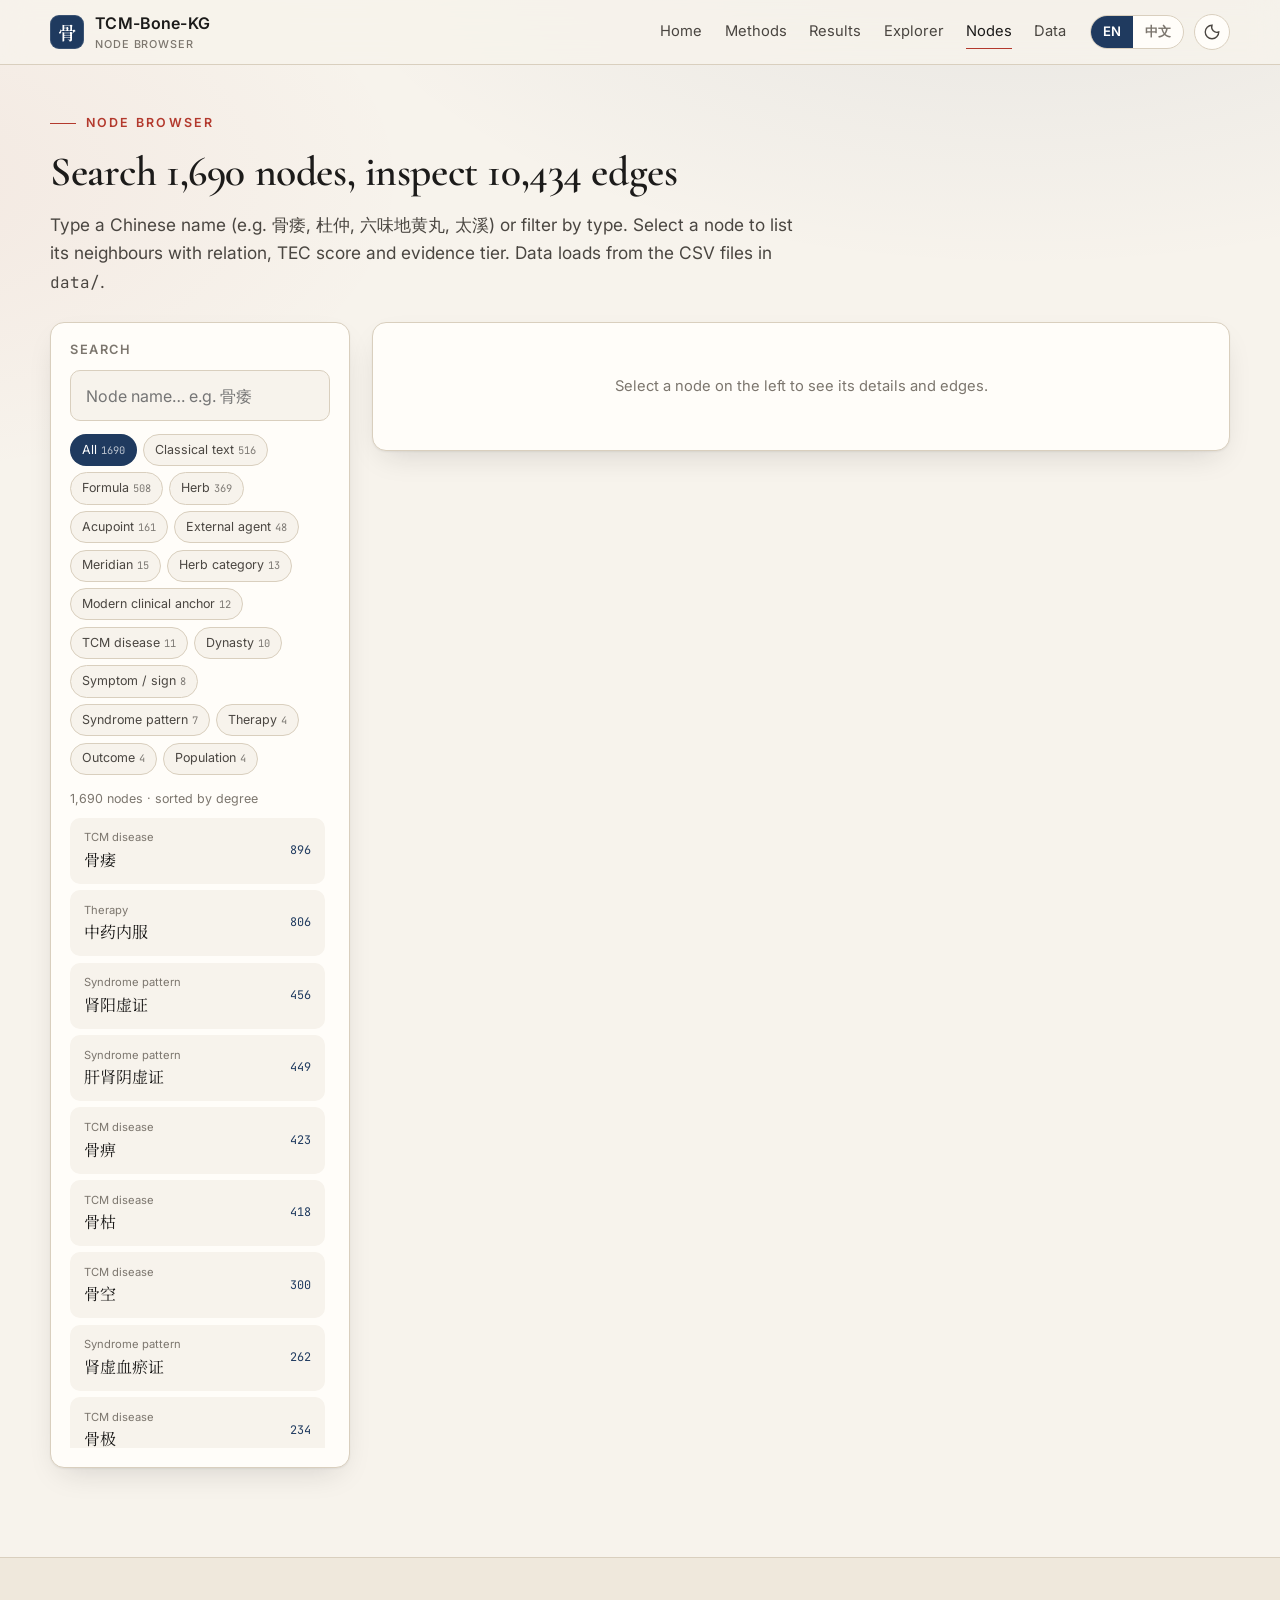
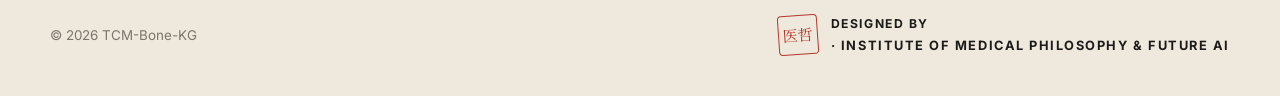
<file: browse.html>
<!DOCTYPE html>
<html lang="en" data-theme="light">
<head>
<meta charset="utf-8">
<meta name="viewport" content="width=device-width, initial-scale=1">
<title data-en="Node browser · TCM-Bone-KG" data-zh="节点检索 · TCM-Bone-KG">Node browser · TCM-Bone-KG</title>
<meta name="description" content="Search all 1,690 nodes of TCM-Bone-KG and inspect every edge with its TEC score and evidence tier. 检索节点与关系边。">
<link rel="icon" href="assets/img/favicon.svg" type="image/svg+xml">
<link rel="preconnect" href="https://fonts.googleapis.com">
<link rel="preconnect" href="https://fonts.gstatic.com" crossorigin>
<link href="https://fonts.googleapis.com/css2?family=Cormorant+Garamond:wght@600;700&family=Inter:wght@400;500;600&family=JetBrains+Mono:wght@400;600&family=Noto+Serif+SC:wght@500;600;700&display=swap" rel="stylesheet">
<link rel="stylesheet" href="assets/css/site.css">
<script>(function(){try{var t=localStorage.getItem('tbk-theme');if(!t)t=matchMedia('(prefers-color-scheme: dark)').matches?'dark':'light';document.documentElement.setAttribute('data-theme',t);var q=new URLSearchParams(location.search).get('lang');var l=q||localStorage.getItem('tbk-lang')||((navigator.language||'').toLowerCase().indexOf('zh')===0?'zh':'en');document.documentElement.setAttribute('lang',l==='zh'?'zh':'en');}catch(e){}})();</script>
</head>
<body>
<header class="nav">
  <div class="container nav-inner">
    <a class="brand" href="index.html"><span class="brand-mark" aria-hidden="true">骨</span><span>TCM-Bone-KG<small><span class="en">Node browser</span><span class="zh">节点检索</span></small></span></a>
    <nav class="nav-links" id="nav-links" aria-label="Primary">
      <a href="index.html"><span class="en">Home</span><span class="zh">首页</span></a>
      <a href="index.html#methods"><span class="en">Methods</span><span class="zh">方法</span></a>
      <a href="index.html#results"><span class="en">Results</span><span class="zh">结果</span></a>
      <a href="explorer.html"><span class="en">Explorer</span><span class="zh">图谱浏览</span></a>
      <a href="browse.html" class="active"><span class="en">Nodes</span><span class="zh">节点检索</span></a>
      <a href="index.html#data"><span class="en">Data</span><span class="zh">数据下载</span></a>
    </nav>
    <div class="nav-tools">
      <div class="lang-switch" role="group" aria-label="Language / 语言">
        <button type="button" data-lang="en" aria-pressed="true">EN</button>
        <button type="button" data-lang="zh" aria-pressed="false">中文</button>
      </div>
      <button type="button" class="icon-btn theme-btn" aria-label="Toggle dark mode"><svg viewBox="0 0 24 24" fill="none" stroke="currentColor" stroke-width="1.8" stroke-linecap="round"><path d="M12 3a9 9 0 1 0 9 9 7 7 0 0 1-9-9z"/></svg></button>
      <button type="button" class="icon-btn menu-btn" aria-label="Menu" aria-expanded="false" aria-controls="nav-links"><svg viewBox="0 0 24 24" fill="none" stroke="currentColor" stroke-width="2" stroke-linecap="round"><path d="M4 7h16M4 12h16M4 17h16"/></svg></button>
    </div>
  </div>
</header>

<main class="section" style="padding-top:2.5rem">
  <div class="container">
    <div class="section-head" style="margin-bottom:1.6rem">
      <div class="eyebrow"><span class="en">Node browser</span><span class="zh">节点检索</span></div>
      <h2><span class="en">Search 1,690 nodes, inspect 10,434 edges</span><span class="zh">检索 1,690 个节点，查看 10,434 条关系</span></h2>
      <p class="lead"><span class="en">Type a Chinese name (e.g. 骨痿, 杜仲, 六味地黄丸, 太溪) or filter by type. Select a node to list its neighbours with relation, TEC score and evidence tier. Data loads from the CSV files in <code>data/</code>.</span><span class="zh">输入中文名称（如 骨痿、杜仲、六味地黄丸、太溪）或按类型筛选。选中节点后可查看其邻居、关系类型、TEC 评分与证据等级。数据来自 <code>data/</code> 目录中的 CSV 文件。</span></p>
    </div>

    <div class="browser">
      <aside class="panel">
        <h3><span class="en">Search</span><span class="zh">搜索</span></h3>
        <input class="input" id="q" type="search" autocomplete="off" data-en-placeholder="Node name… e.g. 骨痿" data-zh-placeholder="节点名称… 例如 骨痿" placeholder="Node name… e.g. 骨痿">
        <div class="chips" id="type-chips"></div>
        <div style="font-size:.78rem;color:var(--ink-3);margin:.9rem 0 .5rem" id="count"></div>
        <div class="node-list" id="node-list"><div class="empty"><span class="loading"></span><span class="en">Loading nodes…</span><span class="zh">正在加载节点…</span></div></div>
      </aside>

      <section class="panel" id="detail">
        <div class="empty">
          <span class="en">Select a node on the left to see its details and edges.</span>
          <span class="zh">在左侧选择一个节点以查看其详情与关系边。</span>
        </div>
      </section>
    </div>
  </div>
</main>

<footer>
  <div class="container">
    <div class="signature" style="margin-top:0;border-top:0;padding-top:0">
      <span>© 2026 TCM-Bone-KG</span>
      <span class="designer"><span class="seal" aria-hidden="true">医哲</span><span><b><span class="en">Designed by</span><span class="zh">网站设计</span> · Institute of Medical Philosophy &amp; Future AI</b></span></span>
    </div>
  </div>
</footer>

<script src="assets/js/site.js"></script>
<script src="assets/js/browse.js"></script>
</body>
</html>
</file>
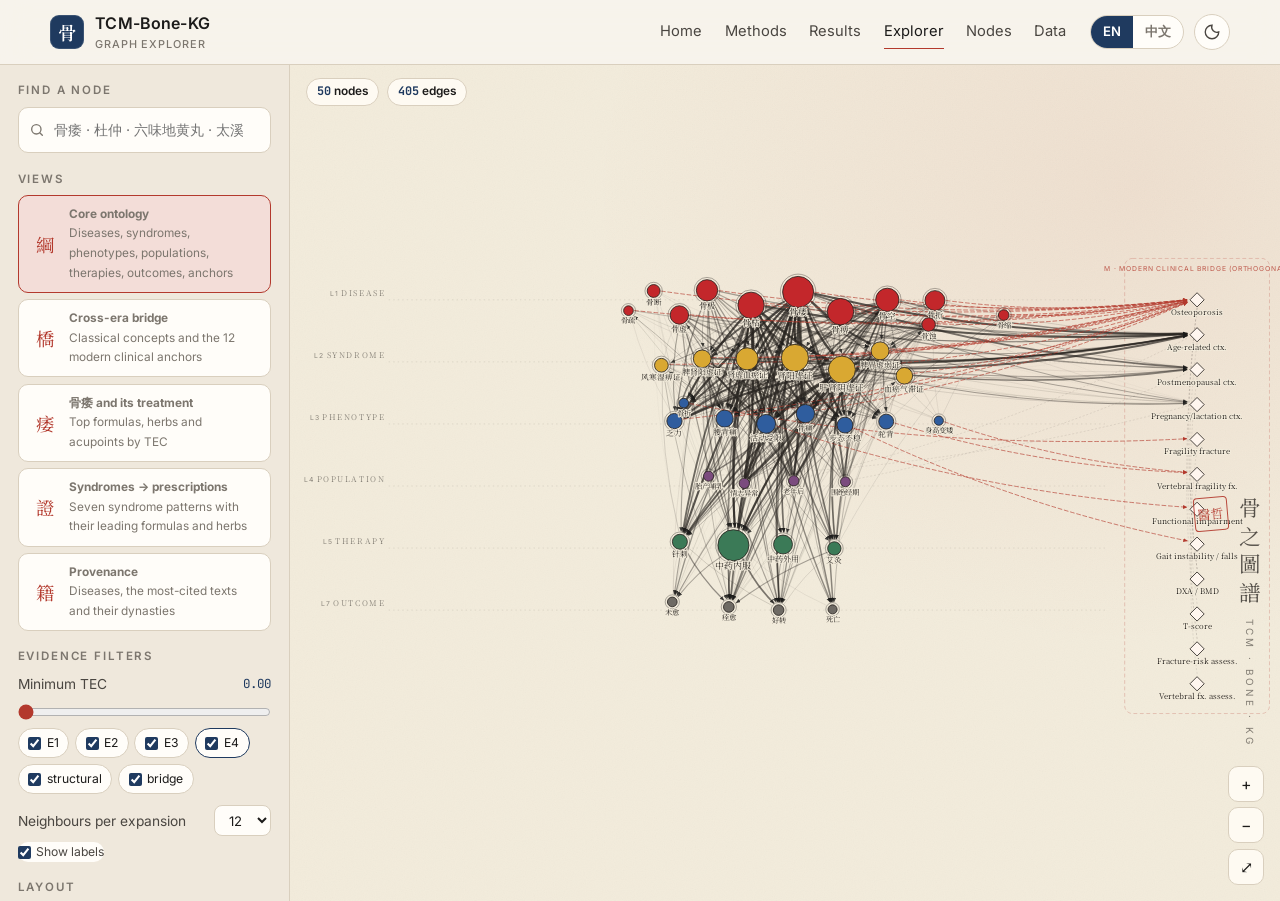
<file: explorer.html>
<!DOCTYPE html>
<html lang="en" data-theme="light">
<head>
<meta charset="utf-8">
<meta name="viewport" content="width=device-width, initial-scale=1">
<title data-en="Graph explorer · TCM-Bone-KG" data-zh="图谱浏览器 · TCM-Bone-KG">Graph explorer · TCM-Bone-KG</title>
<meta name="description" content="Layered, expand-on-demand explorer of the TCM-Bone-KG knowledge graph. 按本体分层、按需展开的交互式图谱浏览器。">
<link rel="icon" href="assets/img/favicon.svg" type="image/svg+xml">
<link rel="preconnect" href="https://fonts.googleapis.com">
<link rel="preconnect" href="https://fonts.gstatic.com" crossorigin>
<link href="https://fonts.googleapis.com/css2?family=Cormorant+Garamond:wght@600;700&family=Inter:wght@400;500;600&family=JetBrains+Mono:wght@400;600&family=Noto+Serif+SC:wght@500;600;700&display=swap" rel="stylesheet">
<link rel="stylesheet" href="assets/css/site.css">
<link rel="stylesheet" href="assets/css/explorer.css">
<script>(function(){try{var t=localStorage.getItem('tbk-theme');if(!t)t=matchMedia('(prefers-color-scheme: dark)').matches?'dark':'light';document.documentElement.setAttribute('data-theme',t);var q=new URLSearchParams(location.search).get('lang');var l=q||localStorage.getItem('tbk-lang')||((navigator.language||'').toLowerCase().indexOf('zh')===0?'zh':'en');document.documentElement.setAttribute('lang',l==='zh'?'zh':'en');}catch(e){}})();</script>
</head>
<body class="explorer-page">
<header class="nav">
  <div class="container nav-inner">
    <a class="brand" href="index.html"><span class="brand-mark" aria-hidden="true">骨</span><span>TCM-Bone-KG<small><span class="en">Graph explorer</span><span class="zh">图谱浏览器</span></small></span></a>
    <nav class="nav-links" id="nav-links" aria-label="Primary">
      <a href="index.html"><span class="en">Home</span><span class="zh">首页</span></a>
      <a href="index.html#methods"><span class="en">Methods</span><span class="zh">方法</span></a>
      <a href="index.html#results"><span class="en">Results</span><span class="zh">结果</span></a>
      <a href="explorer.html" class="active"><span class="en">Explorer</span><span class="zh">图谱浏览</span></a>
      <a href="browse.html"><span class="en">Nodes</span><span class="zh">节点检索</span></a>
      <a href="index.html#data"><span class="en">Data</span><span class="zh">数据下载</span></a>
    </nav>
    <div class="nav-tools">
      <div class="lang-switch" role="group" aria-label="Language / 语言">
        <button type="button" data-lang="en" aria-pressed="true">EN</button>
        <button type="button" data-lang="zh" aria-pressed="false">中文</button>
      </div>
      <button type="button" class="icon-btn theme-btn" aria-label="Toggle dark mode"><svg viewBox="0 0 24 24" fill="none" stroke="currentColor" stroke-width="1.8" stroke-linecap="round"><path d="M12 3a9 9 0 1 0 9 9 7 7 0 0 1-9-9z"/></svg></button>
      <button type="button" class="icon-btn menu-btn" aria-label="Menu" aria-expanded="false" aria-controls="nav-links"><svg viewBox="0 0 24 24" fill="none" stroke="currentColor" stroke-width="2" stroke-linecap="round"><path d="M4 7h16M4 12h16M4 17h16"/></svg></button>
    </div>
  </div>
</header>

<div class="xp-shell">
  <!-- ============ controls ============ -->
  <aside class="xp-side">
    <h3><span class="en">Find a node</span><span class="zh">查找节点</span></h3>
    <div class="xp-search">
      <svg viewBox="0 0 24 24" fill="none" stroke="currentColor" stroke-width="2" stroke-linecap="round"><circle cx="11" cy="11" r="7"/><path d="M20 20l-3.5-3.5"/></svg>
      <input id="q" type="search" autocomplete="off" data-en-placeholder="骨痿 · 杜仲 · 六味地黄丸 · 太溪 …" data-zh-placeholder="骨痿 · 杜仲 · 六味地黄丸 · 太溪 …" placeholder="骨痿 · 杜仲 · 六味地黄丸 · 太溪 …">
      <div class="xp-suggest" id="suggest"></div>
    </div>

    <h3><span class="en">Views</span><span class="zh">视图</span></h3>
    <div class="xp-presets">
      <button type="button" class="xp-preset" data-preset="core" aria-pressed="true"><span class="g">綱</span><span><b><span class="en">Core ontology</span><span class="zh">核心本体</span></b><span><span class="en">Diseases, syndromes, phenotypes, populations, therapies, outcomes, anchors</span><span class="zh">病名、证型、症状、人群、治法、转归与现代锚点</span></span></span></button>
      <button type="button" class="xp-preset" data-preset="bridge"><span class="g">橋</span><span><b><span class="en">Cross-era bridge</span><span class="zh">跨时代桥接</span></b><span><span class="en">Classical concepts and the 12 modern clinical anchors</span><span class="zh">古典概念与 12 个现代临床锚点</span></span></span></button>
      <button type="button" class="xp-preset" data-preset="guwei"><span class="g">痿</span><span><b><span class="en">骨痿 and its treatment</span><span class="zh">骨痿及其治疗</span></b><span><span class="en">Top formulas, herbs and acupoints by TEC</span><span class="zh">按 TEC 排序的方剂、中药与腧穴</span></span></span></button>
      <button type="button" class="xp-preset" data-preset="syndrome"><span class="g">證</span><span><b><span class="en">Syndromes → prescriptions</span><span class="zh">证型 → 方药</span></b><span><span class="en">Seven syndrome patterns with their leading formulas and herbs</span><span class="zh">七个证型及其主要方剂与中药</span></span></span></button>
      <button type="button" class="xp-preset" data-preset="provenance"><span class="g">籍</span><span><b><span class="en">Provenance</span><span class="zh">古籍溯源</span></b><span><span class="en">Diseases, the most-cited texts and their dynasties</span><span class="zh">病名、引用最多的古籍及其朝代</span></span></span></button>
    </div>

    <h3><span class="en">Evidence filters</span><span class="zh">证据筛选</span></h3>
    <div class="xp-row"><label for="f-tec"><span class="en">Minimum TEC</span><span class="zh">TEC 下限</span></label><output id="f-tec-out">0.00</output></div>
    <input class="xp-range" id="f-tec" type="range" min="0" max="0.8" step="0.01" value="0">
    <div class="xp-checks">
      <label class="xp-check tier-check tier-E1"><input type="checkbox" value="E1" checked>E1</label>
      <label class="xp-check tier-check tier-E2"><input type="checkbox" value="E2" checked>E2</label>
      <label class="xp-check tier-check tier-E3"><input type="checkbox" value="E3" checked>E3</label>
      <label class="xp-check tier-check tier-E4"><input type="checkbox" value="E4" checked>E4</label>
      <label class="xp-check"><input type="checkbox" id="f-structural" checked><span class="en">structural</span><span class="zh">结构性</span></label>
      <label class="xp-check"><input type="checkbox" id="f-bridge" checked><span class="en">bridge</span><span class="zh">桥接</span></label>
    </div>
    <div class="xp-row" style="margin-top:.7rem"><label for="f-k"><span class="en">Neighbours per expansion</span><span class="zh">每次展开的邻居数</span></label>
      <select class="xp-select" id="f-k"><option>6</option><option selected>12</option><option>24</option><option>48</option></select></div>
    <div class="xp-row"><label class="xp-check" style="border:0;padding:0"><input type="checkbox" id="f-labels" checked><span class="en">Show labels</span><span class="zh">显示标签</span></label></div>

    <h3><span class="en">Layout</span><span class="zh">布局</span></h3>
    <div class="xp-btns">
      <button type="button" class="xp-btn" id="b-fit"><span class="en">Fit to view</span><span class="zh">适配视图</span></button>
      <button type="button" class="xp-btn" id="b-freeze" aria-pressed="false"><span class="en">Freeze physics</span><span class="zh">冻结布局</span></button>
      <button type="button" class="xp-btn" id="b-expand-all"><span class="en">Expand all core</span><span class="zh">展开全部核心</span></button>
      <button type="button" class="xp-btn" id="b-collapse"><span class="en">Collapse to core</span><span class="zh">收起至核心</span></button>
    </div>

    <h3><span class="en">Node types · pigments</span><span class="zh">节点类型 · 传统色</span></h3>
    <div class="xp-legend" id="legend"></div>

    <h3><span class="en">How to read</span><span class="zh">阅读方式</span></h3>
    <p class="xp-hint">
      <span class="en">Rows follow the seven-layer ontology from disease (L1) to outcome (L7), with classical texts and dynasties beneath. The modern clinical bridge stands in a column on the right, joined only by dashed cinnabar edges. Line weight encodes TEC. <kbd>click</kbd> details · <kbd>dbl-click</kbd> expand · <kbd>shift+click</kbd> remove · <kbd>drag</kbd> pin.</span>
      <span class="zh">各行依七层本体自病名（L1）至转归（L7）排列，古籍与朝代居于其下。现代临床桥接层立于右侧一列，仅以朱砂虚线相连。线条粗细表示 TEC。<kbd>单击</kbd>详情 · <kbd>双击</kbd>展开 · <kbd>Shift+单击</kbd>移除 · <kbd>拖拽</kbd>固定。</span>
    </p>
    <p class="xp-hint"><a href="data/kg_interactive_v2.html" target="_blank" rel="noopener"><span class="en">Legacy full-graph view (vis-network) ↗</span><span class="zh">旧版全图视图（vis-network）↗</span></a></p>
  </aside>

  <!-- ============ stage ============ -->
  <div class="xp-stage" id="stage">
    <div class="xp-loading" id="loading"><span><span class="loading"></span><span class="en">Loading graph…</span><span class="zh">正在加载图谱…</span></span></div>
    <div class="xp-status">
      <span class="pill"><b id="st-nodes">0</b> <span class="en">nodes</span><span class="zh">节点</span></span>
      <span class="pill"><b id="st-edges">0</b> <span class="en">edges</span><span class="zh">关系</span></span>
      <span class="pill" id="st-warn" hidden style="color:var(--cinnabar)"><span class="en">Large view · consider collapsing or raising the TEC floor</span><span class="zh">节点较多 · 可收起或提高 TEC 下限</span></span>
    </div>
    <div class="xp-title" aria-hidden="true">
      <span class="seal">醫哲</span>
      <span class="vt">骨之圖譜<small>TCM · BONE · KG</small></span>
    </div>
    <svg id="graph" role="img" aria-label="TCM-Bone-KG layered knowledge graph"></svg>
    <div class="xp-zoom">
      <button type="button" id="z-in" aria-label="Zoom in">+</button>
      <button type="button" id="z-out" aria-label="Zoom out">−</button>
      <button type="button" id="z-fit" aria-label="Fit">⤢</button>
    </div>
    <aside class="xp-detail" id="detail" aria-live="polite"></aside>
  </div>
</div>

<script src="assets/vendor/d3.v7.min.js"></script>
<script src="assets/js/site.js"></script>
<script src="assets/js/explorer.js"></script>
</body>
</html>
</file>
<file: assets/css/site.css>
/* ==========================================================================
   TCM-Bone-KG — site stylesheet
   Design: INSTITUTE OF MEDICAL PHILOSOPHY & FUTURE AI
   Palette: bone-paper ground, ink text, indigo (藏青) + cinnabar (朱砂) accents
   ========================================================================== */

:root {
  --paper: #f7f3ec;
  --paper-2: #efe8dc;
  --paper-3: #e6ddcd;
  --ink: #1c1b1a;
  --ink-2: #4a4641;
  --ink-3: #7c766e;
  --line: #d9cfbe;
  --indigo: #1f3a5f;
  --indigo-2: #2d5283;
  --indigo-soft: #dfe7f1;
  --cinnabar: #b3392d;
  --cinnabar-soft: #f3ddd8;
  --gold: #b8934a;
  --gold-soft: #f0e5cc;
  --sage: #5f7f6a;
  --sage-soft: #dfe8e1;
  --card: #fffdf9;
  --shadow: 0 1px 2px rgba(28, 27, 26, .06), 0 12px 32px -12px rgba(28, 27, 26, .18);
  --radius: 14px;
  --serif-latin: "Cormorant Garamond", "Times New Roman", Georgia, serif;
  --serif-cjk: "Noto Serif SC", "Songti SC", "SimSun", serif;
  --sans: "Inter", "Noto Sans SC", "PingFang SC", "Microsoft YaHei", system-ui, sans-serif;
  --mono: "JetBrains Mono", "SFMono-Regular", Menlo, Consolas, monospace;
  --maxw: 1180px;
  color-scheme: light;
}

html[data-theme="dark"] {
  --paper: #15171b;
  --paper-2: #1c1f25;
  --paper-3: #252932;
  --ink: #ece7dd;
  --ink-2: #c4bdb0;
  --ink-3: #8f887d;
  --line: #2f343d;
  --indigo: #8fb3e0;
  --indigo-2: #a9c5ea;
  --indigo-soft: #1e2b3d;
  --cinnabar: #e0705f;
  --cinnabar-soft: #3a2320;
  --gold: #d5b06a;
  --gold-soft: #33301f;
  --sage: #8fb59d;
  --sage-soft: #1f2b24;
  --card: #1b1e24;
  --shadow: 0 1px 2px rgba(0, 0, 0, .4), 0 12px 32px -12px rgba(0, 0, 0, .6);
  color-scheme: dark;
}

/* ---------- reset & base ---------- */
*, *::before, *::after { box-sizing: border-box; }
html { scroll-behavior: smooth; -webkit-text-size-adjust: 100%; }
body {
  margin: 0;
  background: var(--paper);
  color: var(--ink);
  font-family: var(--sans);
  font-size: 16px;
  line-height: 1.65;
  -webkit-font-smoothing: antialiased;
  background-image:
    radial-gradient(1200px 600px at 80% -10%, rgba(31, 58, 95, .08), transparent 60%),
    radial-gradient(900px 500px at -10% 20%, rgba(179, 57, 45, .06), transparent 60%);
  background-attachment: fixed;
}
html[data-theme="dark"] body {
  background-image:
    radial-gradient(1200px 600px at 80% -10%, rgba(143, 179, 224, .10), transparent 60%),
    radial-gradient(900px 500px at -10% 20%, rgba(224, 112, 95, .08), transparent 60%);
}
img { max-width: 100%; height: auto; display: block; }
a { color: var(--indigo); text-decoration: none; }
a:hover { text-decoration: underline; text-underline-offset: 3px; }
h1, h2, h3, h4 { margin: 0; font-weight: 600; line-height: 1.2; letter-spacing: -.01em; }
p { margin: 0 0 1em; }
code, pre, .mono { font-family: var(--mono); font-size: .92em; }
button { font: inherit; color: inherit; cursor: pointer; }
:focus-visible { outline: 2px solid var(--cinnabar); outline-offset: 3px; border-radius: 4px; }

/* ---------- bilingual switch ---------- */
html[lang="en"] .zh { display: none !important; }
html[lang="zh"] .en { display: none !important; }
html[lang="zh"] body { font-family: var(--sans); }
html[lang="zh"] .display, html[lang="zh"] h1, html[lang="zh"] h2, html[lang="zh"] h3 { font-family: var(--serif-cjk); letter-spacing: .01em; }
html[lang="en"] .display, html[lang="en"] h1, html[lang="en"] h2 { font-family: var(--serif-latin); }
html[lang="en"] h3 { font-family: var(--sans); }

.container { width: min(var(--maxw), calc(100% - 2.5rem)); margin-inline: auto; }
.section { padding: clamp(3rem, 7vw, 6rem) 0; position: relative; }
.section + .section { border-top: 1px solid var(--line); }
.section-head { max-width: 760px; margin-bottom: 2.5rem; }
.eyebrow {
  display: inline-flex; align-items: center; gap: .6rem;
  font-size: .78rem; letter-spacing: .18em; text-transform: uppercase;
  color: var(--cinnabar); font-weight: 600; margin-bottom: .9rem;
}
.eyebrow::before { content: ""; width: 26px; height: 1px; background: var(--cinnabar); }
html[lang="zh"] .eyebrow { letter-spacing: .3em; }
.section-head h2 { font-size: clamp(1.8rem, 3.4vw, 2.6rem); margin-bottom: .8rem; }
.section-head p.lead { color: var(--ink-2); font-size: 1.08rem; }

/* ---------- nav ---------- */
.nav {
  position: sticky; top: 0; z-index: 50;
  backdrop-filter: blur(14px) saturate(1.3);
  background: color-mix(in srgb, var(--paper) 82%, transparent);
  border-bottom: 1px solid var(--line);
}
.nav-inner { display: flex; align-items: center; gap: 1.5rem; height: 64px; }
.brand { display: flex; align-items: center; gap: .7rem; color: var(--ink); font-weight: 600; letter-spacing: .01em; }
.brand:hover { text-decoration: none; }
.brand-mark {
  width: 34px; height: 34px; border-radius: 9px; display: grid; place-items: center;
  background: var(--indigo); color: #fff; font-family: var(--serif-cjk); font-size: 1.15rem;
  box-shadow: inset 0 0 0 1px rgba(255,255,255,.12);
}
html[data-theme="dark"] .brand-mark { background: var(--indigo-soft); color: var(--indigo); }
.brand small { display: block; font-size: .68rem; color: var(--ink-3); font-weight: 500; letter-spacing: .08em; text-transform: uppercase; }
.nav-links { display: flex; gap: 1.4rem; margin-left: auto; font-size: .92rem; }
.nav-links a { color: var(--ink-2); padding: .3rem 0; border-bottom: 1px solid transparent; }
.nav-links a:hover, .nav-links a.active { color: var(--ink); border-bottom-color: var(--cinnabar); text-decoration: none; }
.nav-tools { display: flex; align-items: center; gap: .6rem; }
.lang-switch {
  display: inline-flex; border: 1px solid var(--line); border-radius: 999px; overflow: hidden; background: var(--card);
}
.lang-switch button {
  border: 0; background: transparent; padding: .35rem .75rem; font-size: .82rem; font-weight: 600; color: var(--ink-3);
}
.lang-switch button[aria-pressed="true"] { background: var(--indigo); color: #fff; }
html[data-theme="dark"] .lang-switch button[aria-pressed="true"] { background: var(--indigo); color: #0f1319; }
.icon-btn {
  width: 36px; height: 36px; border-radius: 999px; border: 1px solid var(--line); background: var(--card);
  display: grid; place-items: center; color: var(--ink-2);
}
.icon-btn:hover { color: var(--ink); border-color: var(--ink-3); }
.icon-btn svg { width: 18px; height: 18px; }
.menu-btn { display: none; }
@media (max-width: 900px) {
  .nav-links { display: none; position: absolute; left: 0; right: 0; top: 64px; flex-direction: column; gap: 0;
    background: var(--paper); border-bottom: 1px solid var(--line); padding: .5rem 1.25rem 1rem; }
  .nav-links.open { display: flex; }
  .nav-links a { padding: .7rem 0; border-bottom: 1px solid var(--line); }
  .menu-btn { display: grid; }
}

/* ---------- hero ---------- */
.hero { padding: clamp(3.5rem, 9vw, 7.5rem) 0 clamp(3rem, 6vw, 5rem); position: relative; overflow: hidden; }
.hero-grid { display: grid; grid-template-columns: 1.15fr .85fr; gap: 3rem; align-items: center; }
@media (max-width: 900px) { .hero-grid { grid-template-columns: 1fr; } }
.hero h1 { font-size: clamp(2.6rem, 6vw, 4.6rem); line-height: 1.05; margin: .6rem 0 1.2rem; }
.hero h1 .accent { color: var(--cinnabar); font-style: italic; }
html[lang="zh"] .hero h1 .accent { font-style: normal; }
.hero .sub { font-size: 1.15rem; color: var(--ink-2); max-width: 600px; }
.hero-tags { display: flex; flex-wrap: wrap; gap: .5rem; margin: 1.4rem 0 2rem; }
.tag {
  display: inline-block; padding: .28rem .7rem; border-radius: 999px; font-size: .78rem; font-weight: 600;
  border: 1px solid var(--line); background: var(--card); color: var(--ink-2);
}
.tag.indigo { background: var(--indigo-soft); border-color: transparent; color: var(--indigo); }
.tag.cinnabar { background: var(--cinnabar-soft); border-color: transparent; color: var(--cinnabar); }
.tag.gold { background: var(--gold-soft); border-color: transparent; color: var(--gold); }
.tag.sage { background: var(--sage-soft); border-color: transparent; color: var(--sage); }
.cta-row { display: flex; flex-wrap: wrap; gap: .8rem; }
.btn {
  display: inline-flex; align-items: center; gap: .55rem; padding: .8rem 1.35rem; border-radius: 999px;
  font-weight: 600; font-size: .95rem; border: 1px solid transparent; transition: transform .15s ease, box-shadow .15s ease;
}
.btn:hover { text-decoration: none; transform: translateY(-1px); }
.btn-primary { background: var(--indigo); color: #fff; box-shadow: 0 8px 20px -10px var(--indigo); }
html[data-theme="dark"] .btn-primary { color: #0f1319; }
.btn-secondary { background: var(--card); color: var(--ink); border-color: var(--line); }
.btn-ghost { color: var(--ink-2); }
.btn svg { width: 18px; height: 18px; }

.hero-art { position: relative; aspect-ratio: 1 / 1; max-width: 480px; margin-inline: auto; width: 100%; }
.hero-art svg { width: 100%; height: 100%; }
.hero-seal {
  position: absolute; right: 4%; bottom: 4%; width: 74px; height: 74px; border: 2px solid var(--cinnabar);
  color: var(--cinnabar); display: grid; place-items: center; font-family: var(--serif-cjk); font-size: 1.5rem;
  border-radius: 6px; transform: rotate(-6deg); opacity: .85; background: color-mix(in srgb, var(--paper) 80%, transparent);
  letter-spacing: .1em; line-height: 1.1; text-align: center;
}

/* stats strip */
.stats { display: grid; grid-template-columns: repeat(6, 1fr); gap: 1px; background: var(--line);
  border: 1px solid var(--line); border-radius: var(--radius); overflow: hidden; margin-top: 3.5rem; }
.stat { background: var(--card); padding: 1.2rem 1.1rem; }
.stat .n { font-family: var(--serif-latin); font-size: 2rem; font-weight: 600; line-height: 1; color: var(--indigo); font-variant-numeric: tabular-nums; }
.stat .l { font-size: .78rem; color: var(--ink-3); margin-top: .5rem; letter-spacing: .03em; }
@media (max-width: 900px) { .stats { grid-template-columns: repeat(3, 1fr); } }
@media (max-width: 520px) { .stats { grid-template-columns: repeat(2, 1fr); } }

/* ---------- cards ---------- */
.grid-3 { display: grid; grid-template-columns: repeat(3, 1fr); gap: 1.4rem; }
.grid-2 { display: grid; grid-template-columns: repeat(2, 1fr); gap: 1.4rem; }
@media (max-width: 900px) { .grid-3, .grid-2 { grid-template-columns: 1fr; } }
.grid-2 > *, .grid-3 > *, .hero-grid > *, .arch > *, .browser > *, .teaser > *, .foot-grid > * { min-width: 0; }
.card {
  background: var(--card); border: 1px solid var(--line); border-radius: var(--radius); padding: 1.6rem; box-shadow: var(--shadow);
  position: relative;
}
.card h3 { font-size: 1.2rem; margin-bottom: .6rem; }
.card p { color: var(--ink-2); font-size: .96rem; }
.card .num { font-family: var(--serif-latin); font-size: 2.6rem; line-height: 1; color: var(--gold); font-weight: 600; margin-bottom: .8rem; }
.card-glyph { width: 44px; height: 44px; border-radius: 12px; display: grid; place-items: center; margin-bottom: 1rem;
  background: var(--indigo-soft); color: var(--indigo); }
.card-glyph svg { width: 24px; height: 24px; }
.card.cinnabar .card-glyph { background: var(--cinnabar-soft); color: var(--cinnabar); }
.card.sage .card-glyph { background: var(--sage-soft); color: var(--sage); }

/* ---------- formula boxes ---------- */
.box {
  border-left: 3px solid var(--cinnabar); background: var(--card); border-radius: 0 var(--radius) var(--radius) 0;
  padding: 1.3rem 1.5rem; margin: 1.2rem 0; box-shadow: var(--shadow);
}
.box .box-title { font-size: .8rem; letter-spacing: .14em; text-transform: uppercase; color: var(--cinnabar); font-weight: 700; margin-bottom: .6rem; }
.formula { font-family: var(--mono); font-size: .95rem; line-height: 1.9; overflow-x: auto; white-space: nowrap; color: var(--ink); max-width: 100%; }
.formula b { color: var(--indigo); font-weight: 700; }
.formula sub { font-size: .7em; }
.def { color: var(--ink-2); font-size: .92rem; margin-top: .6rem; }
.def dt { font-family: var(--mono); color: var(--ink); display: inline; }
.def dd { display: inline; margin: 0; }
.def div { margin: .15rem 0; }

/* ---------- architecture diagram ---------- */
.arch { display: grid; grid-template-columns: 1.1fr .9fr; gap: 2.5rem; align-items: center; }
@media (max-width: 900px) { .arch { grid-template-columns: 1fr; } }
.arch svg { width: 100%; height: auto; }
.arch-legend { list-style: none; margin: 0; padding: 0; display: grid; gap: .7rem; }
.arch-legend li { display: grid; grid-template-columns: 38px 1fr; gap: .8rem; align-items: start; font-size: .94rem; color: var(--ink-2); }
.arch-legend .k { font-family: var(--serif-latin); color: var(--indigo); font-weight: 700; font-size: 1.05rem; }
.arch-legend b { color: var(--ink); display: block; }

/* ---------- charts ---------- */
.chart-card { background: var(--card); border: 1px solid var(--line); border-radius: var(--radius); padding: 1.4rem 1.5rem; box-shadow: var(--shadow); }
.chart-card h3 { font-size: 1.05rem; margin-bottom: .2rem; }
.chart-card .cap { font-size: .82rem; color: var(--ink-3); margin-bottom: 1rem; }
.bars { display: grid; gap: .45rem; }
.bar-row { display: grid; grid-template-columns: minmax(96px, 150px) 1fr 58px; gap: .7rem; align-items: center; font-size: .86rem; }
.bar-row .lbl { color: var(--ink-2); white-space: nowrap; overflow: hidden; text-overflow: ellipsis; }
.bar-row .trk { display: block; height: 12px; background: var(--paper-2); border-radius: 999px; overflow: hidden; }
.bar-row .fill { display: block; height: 100%; border-radius: 999px; background: var(--indigo); transition: width .7s cubic-bezier(.2,.7,.2,1); }
.bar-row .val { font-family: var(--mono); font-size: .78rem; color: var(--ink-3); text-align: right; font-variant-numeric: tabular-nums; }
.stack { display: flex; height: 22px; border-radius: 999px; overflow: hidden; margin: .6rem 0 .8rem; }
.stack span { display: block; height: 100%; }
.legend { display: flex; flex-wrap: wrap; gap: .5rem 1.1rem; font-size: .82rem; color: var(--ink-2); }
.legend i { display: inline-block; width: 10px; height: 10px; border-radius: 3px; margin-right: .45rem; vertical-align: -1px; }
.hist { display: grid; grid-template-columns: repeat(10, 1fr); gap: 4px; align-items: end; height: 140px; padding-top: .5rem; }
.hist div { background: linear-gradient(180deg, var(--indigo-2), var(--indigo)); border-radius: 4px 4px 0 0; position: relative; min-height: 2px; }
.hist div::after { content: attr(data-v); position: absolute; top: -18px; left: 0; right: 0; text-align: center; font-family: var(--mono); font-size: .66rem; color: var(--ink-3); }
.hist-axis { display: grid; grid-template-columns: repeat(10, 1fr); gap: 4px; font-family: var(--mono); font-size: .66rem; color: var(--ink-3); text-align: center; margin-top: .3rem; }

/* dynasty timeline */
.timeline { display: flex; align-items: flex-end; gap: 6px; height: 170px; padding-top: 1.4rem; }
.timeline .t { flex: 1; display: flex; flex-direction: column; align-items: center; justify-content: flex-end; height: 100%; min-width: 0; }
.timeline .t .b { width: 100%; background: linear-gradient(180deg, var(--gold), var(--cinnabar)); border-radius: 5px 5px 0 0; position: relative; min-height: 2px; }
.timeline .t .b::after { content: attr(data-v); position: absolute; top: -20px; left: 0; right: 0; text-align: center; font-family: var(--mono); font-size: .7rem; color: var(--ink-3); }
.timeline .t .n { font-size: .72rem; color: var(--ink-2); margin-top: .4rem; text-align: center; white-space: nowrap; overflow: hidden; text-overflow: ellipsis; width: 100%; }

/* ---------- tables ---------- */
.table-wrap { overflow-x: auto; border: 1px solid var(--line); border-radius: var(--radius); background: var(--card); box-shadow: var(--shadow); }
table { width: 100%; border-collapse: collapse; font-size: .9rem; }
th, td { padding: .7rem .9rem; text-align: left; border-bottom: 1px solid var(--line); vertical-align: top; }
th { font-size: .74rem; letter-spacing: .1em; text-transform: uppercase; color: var(--ink-3); font-weight: 600; background: var(--paper-2); position: sticky; top: 0; }
tr:last-child td { border-bottom: 0; }
td.v { font-family: var(--mono); font-variant-numeric: tabular-nums; white-space: nowrap; color: var(--indigo); font-weight: 600; }
td.note { color: var(--ink-3); font-size: .84rem; }
.pill { display: inline-block; padding: .12rem .55rem; border-radius: 999px; font-size: .74rem; font-weight: 600; }
.pill.ok { background: var(--sage-soft); color: var(--sage); }
.pill.warn { background: var(--gold-soft); color: var(--gold); }
.pill.pending { background: var(--cinnabar-soft); color: var(--cinnabar); }
tbody tr.group-row td { background: var(--paper-2); color: var(--ink); font-weight: 600; font-size: .82rem; letter-spacing: .06em; }

/* ---------- heatmap ---------- */
.heat-wrap { overflow-x: auto; }
.heat { display: grid; gap: 3px; min-width: 760px; font-size: .78rem; }
.heat .h { font-size: .7rem; color: var(--ink-2); text-align: center; align-self: end; padding-bottom: .4rem; line-height: 1.2; }
.heat .r { color: var(--ink); text-align: right; padding-right: .6rem; align-self: center; white-space: nowrap; font-family: var(--serif-cjk); }
.heat .c { aspect-ratio: 2.2 / 1; border-radius: 4px; display: grid; place-items: center; font-family: var(--mono); font-size: .72rem;
  color: var(--ink); cursor: default; transition: transform .1s ease; position: relative; }
.heat .c:hover { transform: scale(1.08); z-index: 2; outline: 2px solid var(--ink); }
.heat .c.gated::after { content: "◦"; position: absolute; top: 1px; right: 4px; font-size: .7rem; opacity: .7; }
.heat-scale { display: flex; align-items: center; gap: .6rem; font-size: .78rem; color: var(--ink-3); margin-top: .8rem; }
.heat-scale .g { flex: 0 0 160px; height: 10px; border-radius: 999px; background: linear-gradient(90deg, #fff7dd, #f5b34a, #c8352b, #6e0f1e); }
.tooltip {
  position: fixed; z-index: 90; pointer-events: none; background: var(--ink); color: var(--paper); padding: .6rem .8rem; border-radius: 8px;
  font-size: .78rem; line-height: 1.5; max-width: 280px; box-shadow: 0 10px 30px -10px rgba(0,0,0,.5); opacity: 0; transition: opacity .12s;
}
.tooltip.show { opacity: 1; }
.tooltip b { color: var(--gold); }

/* ---------- ranking list ---------- */
.rank { list-style: none; margin: 0; padding: 0; counter-reset: r; }
.rank li { display: grid; grid-template-columns: 30px 1fr auto; gap: .8rem; align-items: center; padding: .55rem 0; border-bottom: 1px dashed var(--line); font-size: .92rem; }
.rank li:last-child { border-bottom: 0; }
.rank li::before { counter-increment: r; content: counter(r, decimal-leading-zero); font-family: var(--serif-latin); color: var(--gold); font-weight: 700; font-size: 1rem; }
.rank .nm { font-family: var(--serif-cjk); font-size: 1.02rem; }
.rank .nm small { font-family: var(--sans); color: var(--ink-3); font-size: .76rem; margin-left: .5rem; }
.rank .mt { font-family: var(--mono); font-size: .78rem; color: var(--indigo); font-variant-numeric: tabular-nums; }

/* ---------- figure ---------- */
.figure { background: var(--card); border: 1px solid var(--line); border-radius: var(--radius); padding: 1rem; box-shadow: var(--shadow); }
.figure img { border-radius: 8px; }
.figure figcaption { font-size: .84rem; color: var(--ink-2); padding: 1rem .4rem .2rem; }
.figure figcaption b { color: var(--ink); }

/* ---------- explorer teaser ---------- */
.teaser { display: grid; grid-template-columns: 1fr 1fr; gap: 2rem; align-items: center; background: var(--indigo); color: #f2ede4; border-radius: 20px; padding: clamp(1.6rem, 4vw, 3rem); overflow: hidden; position: relative; }
html[data-theme="dark"] .teaser { background: #22304a; }
.teaser::before { content: "骨"; position: absolute; right: -2%; bottom: -30%; font-family: var(--serif-cjk); font-size: 22rem; opacity: .06; pointer-events: none; }
.teaser h3 { font-size: clamp(1.5rem, 3vw, 2.1rem); margin-bottom: .8rem; color: #fff; }
.teaser p { color: #d6dde8; }
.teaser .btn-primary { background: #fff; color: var(--indigo); box-shadow: none; }
html[data-theme="dark"] .teaser .btn-primary { color: #22304a; }
.teaser .btn-secondary { background: transparent; color: #fff; border-color: rgba(255,255,255,.35); }
.teaser-shot { border-radius: 12px; border: 1px solid rgba(255,255,255,.2); background: rgba(255,255,255,.06); aspect-ratio: 4/3; position: relative; overflow: hidden; }
.teaser-shot svg { width: 100%; height: 100%; }
@media (max-width: 900px) { .teaser { grid-template-columns: 1fr; } }

/* ---------- downloads ---------- */
.files { display: grid; grid-template-columns: repeat(2, 1fr); gap: .9rem; }
@media (max-width: 760px) { .files { grid-template-columns: 1fr; } }
.file { display: grid; grid-template-columns: 46px 1fr auto; gap: .9rem; align-items: center; padding: .9rem 1rem; background: var(--card); border: 1px solid var(--line); border-radius: 12px; color: var(--ink); transition: border-color .15s, transform .15s; }
.file:hover { text-decoration: none; border-color: var(--indigo); transform: translateY(-1px); }
.file .ext { width: 46px; height: 46px; border-radius: 10px; display: grid; place-items: center; font-family: var(--mono); font-size: .68rem; font-weight: 700; background: var(--indigo-soft); color: var(--indigo); }
.file.ttl .ext { background: var(--sage-soft); color: var(--sage); }
.file.cypher .ext { background: var(--cinnabar-soft); color: var(--cinnabar); }
.file.html .ext { background: var(--gold-soft); color: var(--gold); }
.file .fn { font-family: var(--mono); font-size: .84rem; display: block; word-break: break-all; }
.file > span { min-width: 0; }
.file .fd { font-size: .8rem; color: var(--ink-3); display: block; }
.file .sz { font-family: var(--mono); font-size: .76rem; color: var(--ink-3); white-space: nowrap; }

/* ---------- callout ---------- */
.callout { border: 1px solid var(--line); border-left: 4px solid var(--gold); background: var(--card); border-radius: 0 var(--radius) var(--radius) 0; padding: 1.3rem 1.5rem; box-shadow: var(--shadow); }
.callout.warn { border-left-color: var(--cinnabar); }
.callout h3 { font-size: 1.05rem; margin-bottom: .5rem; }
.callout p, .callout li { color: var(--ink-2); font-size: .94rem; }
.callout ul { margin: .5rem 0 0; padding-left: 1.2rem; }

pre.cite { background: var(--paper-2); border: 1px solid var(--line); border-radius: 12px; padding: 1.1rem 1.3rem; font-size: .82rem; overflow-x: auto; margin: 0; line-height: 1.55; }

/* ---------- footer ---------- */
footer { border-top: 1px solid var(--line); padding: 3.5rem 0 2.5rem; background: var(--paper-2); }
.foot-grid { display: grid; grid-template-columns: 1.4fr 1fr 1fr; gap: 2rem; }
@media (max-width: 800px) { .foot-grid { grid-template-columns: 1fr; } }
footer h4 { font-size: .76rem; letter-spacing: .14em; text-transform: uppercase; color: var(--ink-3); margin-bottom: .8rem; }
footer ul { list-style: none; margin: 0; padding: 0; display: grid; gap: .4rem; font-size: .9rem; }
footer a { color: var(--ink-2); }
.signature { margin-top: 2.5rem; padding-top: 1.5rem; border-top: 1px solid var(--line); display: flex; flex-wrap: wrap; justify-content: space-between; align-items: center; gap: 1rem; font-size: .84rem; color: var(--ink-3); }
.designer { display: inline-flex; align-items: center; gap: .8rem; }
.designer .seal { width: 40px; height: 40px; border: 1.5px solid var(--cinnabar); color: var(--cinnabar); border-radius: 4px; display: grid; place-items: center; font-family: var(--serif-cjk); font-size: .95rem; letter-spacing: .05em; line-height: 1; transform: rotate(-4deg); }
.designer b { color: var(--ink); letter-spacing: .12em; font-size: .8rem; text-transform: uppercase; display: block; }
.designer span { display: block; font-size: .76rem; }

/* ---------- explorer page ---------- */
.explorer-frame { height: calc(100vh - 64px); width: 100%; border: 0; display: block; background: #fff; }
.explorer-bar { display: flex; align-items: center; gap: 1rem; flex-wrap: wrap; padding: .7rem 0; font-size: .86rem; color: var(--ink-2); }
.explorer-bar .legend { gap: .4rem .9rem; }

/* ---------- browser page ---------- */
.browser { display: grid; grid-template-columns: 300px 1fr; gap: 1.4rem; align-items: start; }
@media (max-width: 900px) { .browser { grid-template-columns: 1fr; } }
.panel { background: var(--card); border: 1px solid var(--line); border-radius: var(--radius); padding: 1.2rem; box-shadow: var(--shadow); }
.panel h3 { font-size: .8rem; letter-spacing: .12em; text-transform: uppercase; color: var(--ink-3); margin-bottom: .8rem; }
.input { width: 100%; padding: .7rem .9rem; border-radius: 10px; border: 1px solid var(--line); background: var(--paper); color: var(--ink); font: inherit; }
.input:focus { outline: 2px solid var(--indigo); border-color: transparent; }
.chips { display: flex; flex-wrap: wrap; gap: .4rem; margin-top: .8rem; }
.chip { padding: .3rem .65rem; border-radius: 999px; border: 1px solid var(--line); background: var(--paper); font-size: .78rem; color: var(--ink-2); }
.chip[aria-pressed="true"] { background: var(--indigo); color: #fff; border-color: transparent; }
html[data-theme="dark"] .chip[aria-pressed="true"] { color: #0f1319; }
.chip small { opacity: .7; margin-left: .3rem; font-family: var(--mono); }
.node-list { display: grid; gap: .4rem; max-height: 70vh; overflow: auto; padding-right: .3rem; }
.node-item { display: grid; grid-template-columns: 1fr auto; gap: .6rem; align-items: center; padding: .6rem .8rem; border-radius: 10px; border: 1px solid transparent; background: var(--paper); text-align: left; }
.node-item:hover, .node-item[aria-current="true"] { border-color: var(--indigo); }
.node-item .t { font-size: .7rem; color: var(--ink-3); display: block; }
.node-item .nm { font-family: var(--serif-cjk); font-size: 1rem; }
.node-item .dg { font-family: var(--mono); font-size: .74rem; color: var(--indigo); }
.detail-head { display: flex; flex-wrap: wrap; gap: 1rem; align-items: baseline; margin-bottom: 1rem; }
.detail-head h2 { font-size: 2rem; font-family: var(--serif-cjk); }
.kv { display: grid; grid-template-columns: repeat(auto-fit, minmax(140px, 1fr)); gap: .7rem; margin-bottom: 1.2rem; }
.kv div { background: var(--paper); border-radius: 10px; padding: .7rem .9rem; }
.kv .k { font-size: .7rem; letter-spacing: .08em; text-transform: uppercase; color: var(--ink-3); }
.kv .v { font-family: var(--mono); color: var(--indigo); font-weight: 600; font-size: .95rem; }
.edge-table td .rel { font-family: var(--mono); font-size: .78rem; color: var(--cinnabar); }
.tier { display: inline-block; padding: .05rem .45rem; border-radius: 6px; font-family: var(--mono); font-size: .72rem; font-weight: 700; }
.tier.E1 { background: var(--paper-2); color: var(--ink-3); }
.tier.E2 { background: var(--gold-soft); color: var(--gold); }
.tier.E3 { background: var(--sage-soft); color: var(--sage); }
.tier.E4 { background: var(--indigo-soft); color: var(--indigo); }
.tier.S { background: var(--paper-2); color: var(--ink-3); }
.tier.B { background: var(--cinnabar-soft); color: var(--cinnabar); }
.empty { color: var(--ink-3); padding: 2rem; text-align: center; font-size: .92rem; }
.loading { display: inline-block; width: 16px; height: 16px; border: 2px solid var(--line); border-top-color: var(--indigo); border-radius: 50%; animation: spin .8s linear infinite; vertical-align: middle; margin-right: .5rem; }
@keyframes spin { to { transform: rotate(360deg); } }

/* ---------- reveal on scroll ---------- */
.reveal { opacity: 0; transform: translateY(14px); transition: opacity .6s ease, transform .6s ease; }
.reveal.in { opacity: 1; transform: none; }
@media (prefers-reduced-motion: reduce) { .reveal { opacity: 1; transform: none; transition: none; } html { scroll-behavior: auto; } }

.to-top { position: fixed; right: 1.2rem; bottom: 1.2rem; z-index: 40; opacity: 0; pointer-events: none; transition: opacity .2s; }
.to-top.show { opacity: 1; pointer-events: auto; }
.sr-only { position: absolute; width: 1px; height: 1px; overflow: hidden; clip: rect(0 0 0 0); white-space: nowrap; }
</file>
<file: assets/css/explorer.css>
/* ==========================================================================
   TCM-Bone-KG — graph explorer (layered, expand-on-demand, ink & paper)
   ========================================================================== */
:root {
  --xp-paper: #f3ecdc;
  --xp-paper-deep: #e7dcc4;
  --xp-ink: #2a2622;
  --xp-ink-soft: rgba(42, 38, 34, .55);
  --xp-band: rgba(42, 38, 34, .16);
  --xp-band-text: rgba(42, 38, 34, .5);
  --xp-panel: rgba(255, 252, 245, .88);
  --xp-seal: #b3392d;
}
html[data-theme="dark"] {
  --xp-paper: #16181d;
  --xp-paper-deep: #0f1114;
  --xp-ink: #ece5d6;
  --xp-ink-soft: rgba(236, 229, 214, .55);
  --xp-band: rgba(236, 229, 214, .16);
  --xp-band-text: rgba(236, 229, 214, .5);
  --xp-panel: rgba(27, 30, 36, .9);
  --xp-seal: #e0705f;
}

body.explorer-page { background-image: none; overflow: hidden; }
.xp-shell { display: grid; grid-template-columns: 290px 1fr; height: calc(100vh - 64px); position: relative; }
@media (max-width: 900px) { .xp-shell { grid-template-columns: 1fr; grid-template-rows: auto 1fr; height: auto; } body.explorer-page { overflow: auto; } }

/* ---------- left control panel ---------- */
.xp-side { border-right: 1px solid var(--line); background: var(--paper-2); overflow-y: auto; padding: 1rem 1.1rem 2rem; font-size: .86rem; }
.xp-side h3 { font-size: .72rem; letter-spacing: .16em; text-transform: uppercase; color: var(--ink-3); margin: 1.2rem 0 .55rem; }
.xp-side h3:first-child { margin-top: .2rem; }
.xp-search { position: relative; }
.xp-search input { width: 100%; padding: .65rem .85rem .65rem 2.2rem; border-radius: 10px; border: 1px solid var(--line); background: var(--card); color: var(--ink); font: inherit; font-size: .9rem; }
.xp-search input:focus { outline: 2px solid var(--indigo); border-color: transparent; }
.xp-search svg { position: absolute; left: .7rem; top: 50%; transform: translateY(-50%); width: 16px; height: 16px; color: var(--ink-3); pointer-events: none; }
.xp-suggest { position: absolute; left: 0; right: 0; top: calc(100% + 4px); background: var(--card); border: 1px solid var(--line); border-radius: 10px; box-shadow: var(--shadow); max-height: 260px; overflow: auto; z-index: 20; display: none; }
.xp-suggest.open { display: block; }
.xp-suggest button { display: flex; justify-content: space-between; gap: .6rem; width: 100%; border: 0; background: transparent; padding: .5rem .8rem; text-align: left; font-size: .86rem; }
.xp-suggest button:hover, .xp-suggest button.active { background: var(--indigo-soft); }
.xp-suggest button small { color: var(--ink-3); }
.xp-suggest .nm { font-family: var(--serif-cjk); }

.xp-presets { display: grid; gap: .4rem; }
.xp-preset { display: grid; grid-template-columns: 30px 1fr; gap: .6rem; align-items: center; text-align: left; padding: .55rem .7rem; border-radius: 10px; border: 1px solid var(--line); background: var(--card); color: var(--ink); transition: border-color .15s; }
.xp-preset:hover, .xp-preset[aria-pressed="true"] { border-color: var(--cinnabar); }
.xp-preset[aria-pressed="true"] { background: var(--cinnabar-soft); }
.xp-preset .g { font-family: var(--serif-cjk); font-size: 1.15rem; color: var(--cinnabar); text-align: center; }
.xp-preset b { display: block; font-size: .86rem; }
.xp-preset span { display: block; font-size: .74rem; color: var(--ink-3); }

.xp-row { display: flex; align-items: center; justify-content: space-between; gap: .6rem; margin: .35rem 0; }
.xp-row label { color: var(--ink-2); }
.xp-row output { font-family: var(--mono); font-size: .78rem; color: var(--indigo); min-width: 3.2em; text-align: right; }
input[type="range"].xp-range { width: 100%; accent-color: var(--cinnabar); margin: .2rem 0 .5rem; }
.xp-checks { display: flex; flex-wrap: wrap; gap: .35rem; }
.xp-check { display: inline-flex; align-items: center; gap: .35rem; padding: .25rem .6rem; border-radius: 999px; border: 1px solid var(--line); background: var(--card); font-size: .76rem; cursor: pointer; user-select: none; }
.xp-check input { accent-color: var(--indigo); margin: 0; }
.xp-check.tier-E4 { border-color: var(--indigo); }
select.xp-select { padding: .35rem .6rem; border-radius: 8px; border: 1px solid var(--line); background: var(--card); color: var(--ink); font: inherit; font-size: .82rem; }

.xp-legend { display: grid; gap: .2rem; }
.xp-legend button { display: grid; grid-template-columns: 16px 1fr auto; gap: .55rem; align-items: center; border: 0; background: transparent; padding: .28rem .35rem; border-radius: 8px; text-align: left; color: var(--ink-2); font-size: .8rem; }
.xp-legend button:hover { background: var(--card); }
.xp-legend button[aria-pressed="false"] { opacity: .4; text-decoration: line-through; }
.xp-legend i { width: 12px; height: 12px; border-radius: 50%; display: inline-block; border: 1.5px solid var(--xp-ink); box-shadow: inset 0 0 0 1.5px var(--card); }
.xp-legend i.diamond { border-radius: 2px; transform: rotate(45deg) scale(.85); }
.xp-legend small { font-family: var(--mono); color: var(--ink-3); font-size: .7rem; }

.xp-btns { display: flex; flex-wrap: wrap; gap: .4rem; }
.xp-btn { padding: .45rem .8rem; border-radius: 999px; border: 1px solid var(--line); background: var(--card); color: var(--ink); font-size: .8rem; font-weight: 600; }
.xp-btn:hover { border-color: var(--ink-3); }
.xp-btn.primary { background: var(--indigo); color: #fff; border-color: transparent; }
html[data-theme="dark"] .xp-btn.primary { color: #0f1319; }
.xp-btn.danger { color: var(--cinnabar); }
.xp-btn[aria-pressed="true"] { background: var(--cinnabar-soft); border-color: var(--cinnabar); color: var(--cinnabar); }
.xp-hint { color: var(--ink-3); font-size: .76rem; line-height: 1.5; }
.xp-hint kbd { font-family: var(--mono); font-size: .7rem; background: var(--card); border: 1px solid var(--line); border-radius: 4px; padding: 0 .3rem; }

/* ---------- canvas ---------- */
.xp-stage { position: relative; background: var(--xp-paper); overflow: hidden; min-height: 520px; }
.xp-stage svg { width: 100%; height: 100%; display: block; cursor: grab; }
.xp-stage svg:active { cursor: grabbing; }
@media (max-width: 900px) { .xp-stage { height: 78vh; order: -1; } }

.xp-status { position: absolute; left: 1rem; top: .8rem; z-index: 5; display: flex; flex-wrap: wrap; gap: .5rem; align-items: center; font-size: .78rem; color: var(--ink-2); pointer-events: none; }
.xp-status .pill[hidden] { display: none; }
.xp-status .pill { background: var(--xp-panel); border: 1px solid var(--line); color: var(--ink); padding: .2rem .6rem; backdrop-filter: blur(6px); }
.xp-status .pill b { font-family: var(--mono); color: var(--indigo); }
.xp-loading { position: absolute; inset: 0; display: grid; place-items: center; z-index: 6; background: var(--xp-paper); font-size: .9rem; color: var(--ink-2); }
.xp-loading[hidden] { display: none; }

.xp-title { position: absolute; right: 1.2rem; bottom: 9.6rem; z-index: 5; pointer-events: none; display: flex; gap: .7rem; align-items: flex-start; }
.xp-title .vt { writing-mode: vertical-rl; font-family: var(--serif-cjk); font-size: 1.35rem; letter-spacing: .28em; color: var(--xp-ink); opacity: .78; line-height: 1; }
.xp-title .vt small { font-size: .62rem; letter-spacing: .32em; opacity: .7; margin-top: .6rem; font-family: var(--sans); }
.xp-title .seal { width: 34px; height: 34px; border: 1.8px solid var(--xp-seal); color: var(--xp-seal); border-radius: 4px; display: grid; place-items: center; font-family: var(--serif-cjk); font-size: .8rem; line-height: 1; letter-spacing: .06em; transform: rotate(-5deg); opacity: .9; }

.xp-zoom { position: absolute; right: 1rem; bottom: 1rem; z-index: 5; display: flex; flex-direction: column; gap: .35rem; }
.xp-zoom button { width: 36px; height: 36px; border-radius: 10px; border: 1px solid var(--line); background: var(--xp-panel); color: var(--ink); font-size: 1rem; backdrop-filter: blur(6px); }
.xp-zoom button:hover { border-color: var(--ink-3); }

/* SVG element styles */
.xp-band line { stroke: var(--xp-band); stroke-width: 1; stroke-dasharray: 1 6; stroke-linecap: round; }
.xp-band text { fill: var(--xp-band-text); font-family: var(--sans); font-size: 10.5px; letter-spacing: .12em; }
.xp-band text .cjk { font-family: var(--serif-cjk); letter-spacing: .2em; font-size: 12px; }
.xp-band.bridge rect { fill: none; stroke: var(--xp-seal); stroke-opacity: .35; stroke-dasharray: 6 4; rx: 12; }
.xp-band.bridge text { fill: var(--xp-seal); fill-opacity: .8; }

.xp-link { stroke: var(--xp-ink); fill: none; stroke-linecap: round; transition: stroke-opacity .2s; }
.xp-link.b { stroke: var(--xp-seal); stroke-dasharray: 6 4; }
.xp-link.s { stroke-dasharray: 2 4; }
.xp-link.dim { stroke-opacity: .05 !important; }
.xp-link.hi { stroke-opacity: .95 !important; }
.xp-link-hit { stroke: transparent; stroke-width: 12px; fill: none; cursor: pointer; }

.xp-node { cursor: pointer; }
.xp-node .shape { stroke: var(--xp-ink); stroke-width: 1.3; transition: opacity .2s; }
.xp-node .ring { fill: none; stroke: var(--xp-ink); stroke-opacity: .55; stroke-width: 1; }
.xp-node text { font-family: var(--serif-cjk); fill: var(--xp-ink); pointer-events: none; paint-order: stroke; stroke: var(--xp-paper); stroke-width: 3px; stroke-linejoin: round; }
.xp-node text.gloss { font-family: var(--sans); font-size: 8.5px; fill: var(--xp-ink-soft); letter-spacing: .02em; }
.xp-node.dim { opacity: .18; }
.xp-node.selected .shape { stroke: var(--xp-seal); stroke-width: 3; }
.xp-node.pinned .pin { fill: var(--xp-seal); }
.xp-node .pin { fill: none; }
.xp-node.expanded .shape { stroke-width: 2; }
.viewport.zoomed-out .xp-node.minor text { display: none; }
.xp-node text.gloss { display: none; }
.viewport.zoomed-in .xp-node text.gloss, .xp-node.selected text.gloss { display: block; }
.viewport.hide-labels .xp-node text { display: none; }

.xp-tip { position: fixed; z-index: 60; pointer-events: none; background: var(--ink); color: var(--paper); padding: .55rem .75rem; border-radius: 8px; font-size: .78rem; line-height: 1.5; max-width: 280px; opacity: 0; transition: opacity .1s; box-shadow: 0 10px 30px -10px rgba(0,0,0,.5); }
.xp-tip.show { opacity: 1; }
.xp-tip b { color: var(--gold); font-family: var(--serif-cjk); font-size: .95rem; }
.xp-tip .mono { font-family: var(--mono); font-size: .72rem; opacity: .85; }

/* ---------- right detail drawer ---------- */
.xp-detail { position: absolute; right: 1rem; top: 4.4rem; bottom: 4.5rem; width: 320px; z-index: 7; background: var(--xp-panel); backdrop-filter: blur(12px); border: 1px solid var(--line); border-radius: 14px; box-shadow: var(--shadow); overflow-y: auto; padding: 1.1rem 1.15rem 1.3rem; transform: translateX(120%); transition: transform .25s ease; font-size: .85rem; }
.xp-detail.open { transform: none; }
@media (max-width: 900px) { .xp-detail { left: .6rem; right: .6rem; width: auto; top: auto; bottom: .6rem; max-height: 55%; transform: translateY(130%); } .xp-detail.open { transform: none; } }
.xp-detail .close { position: absolute; right: .6rem; top: .6rem; width: 28px; height: 28px; border-radius: 50%; border: 1px solid var(--line); background: var(--card); color: var(--ink-3); font-size: 1rem; line-height: 1; }
.xp-detail h2 { font-family: var(--serif-cjk); font-size: 1.6rem; margin: 0 0 .1rem; }
.xp-detail .gloss { color: var(--ink-3); font-size: .82rem; margin-bottom: .6rem; }
.xp-detail .kv { display: grid; grid-template-columns: 1fr 1fr; gap: .4rem; margin: .8rem 0; }
.xp-detail .kv div { background: var(--card); border-radius: 8px; padding: .45rem .6rem; }
.xp-detail .kv .k { font-size: .64rem; letter-spacing: .08em; text-transform: uppercase; color: var(--ink-3); }
.xp-detail .kv .v { font-family: var(--mono); font-size: .85rem; color: var(--indigo); font-weight: 600; }
.xp-detail h4 { font-size: .7rem; letter-spacing: .14em; text-transform: uppercase; color: var(--ink-3); margin: 1rem 0 .4rem; }
.xp-group { border-top: 1px dashed var(--line); padding: .5rem 0; }
.xp-group .gh { display: flex; align-items: center; justify-content: space-between; gap: .5rem; }
.xp-group .rel { font-family: var(--mono); font-size: .74rem; color: var(--cinnabar); }
.xp-group .rel small { color: var(--ink-3); display: block; font-family: var(--sans); }
.xp-group .cnt { font-family: var(--mono); font-size: .72rem; color: var(--ink-3); white-space: nowrap; }
.xp-group .add { padding: .2rem .55rem; border-radius: 999px; border: 1px solid var(--line); background: var(--card); font-size: .72rem; font-weight: 600; color: var(--indigo); white-space: nowrap; }
.xp-group .add:hover { border-color: var(--indigo); }
.xp-chips { display: flex; flex-wrap: wrap; gap: .3rem; margin-top: .4rem; }
.xp-chip { border: 1px solid var(--line); background: var(--card); border-radius: 999px; padding: .12rem .55rem; font-size: .76rem; font-family: var(--serif-cjk); color: var(--ink); cursor: pointer; }
.xp-chip.on { background: var(--indigo-soft); border-color: transparent; color: var(--indigo); }
.xp-chip small { font-family: var(--mono); color: var(--ink-3); margin-left: .3rem; font-size: .66rem; }

@media (max-width: 900px) { .xp-stage .xp-title { display: none; } }
</file>
